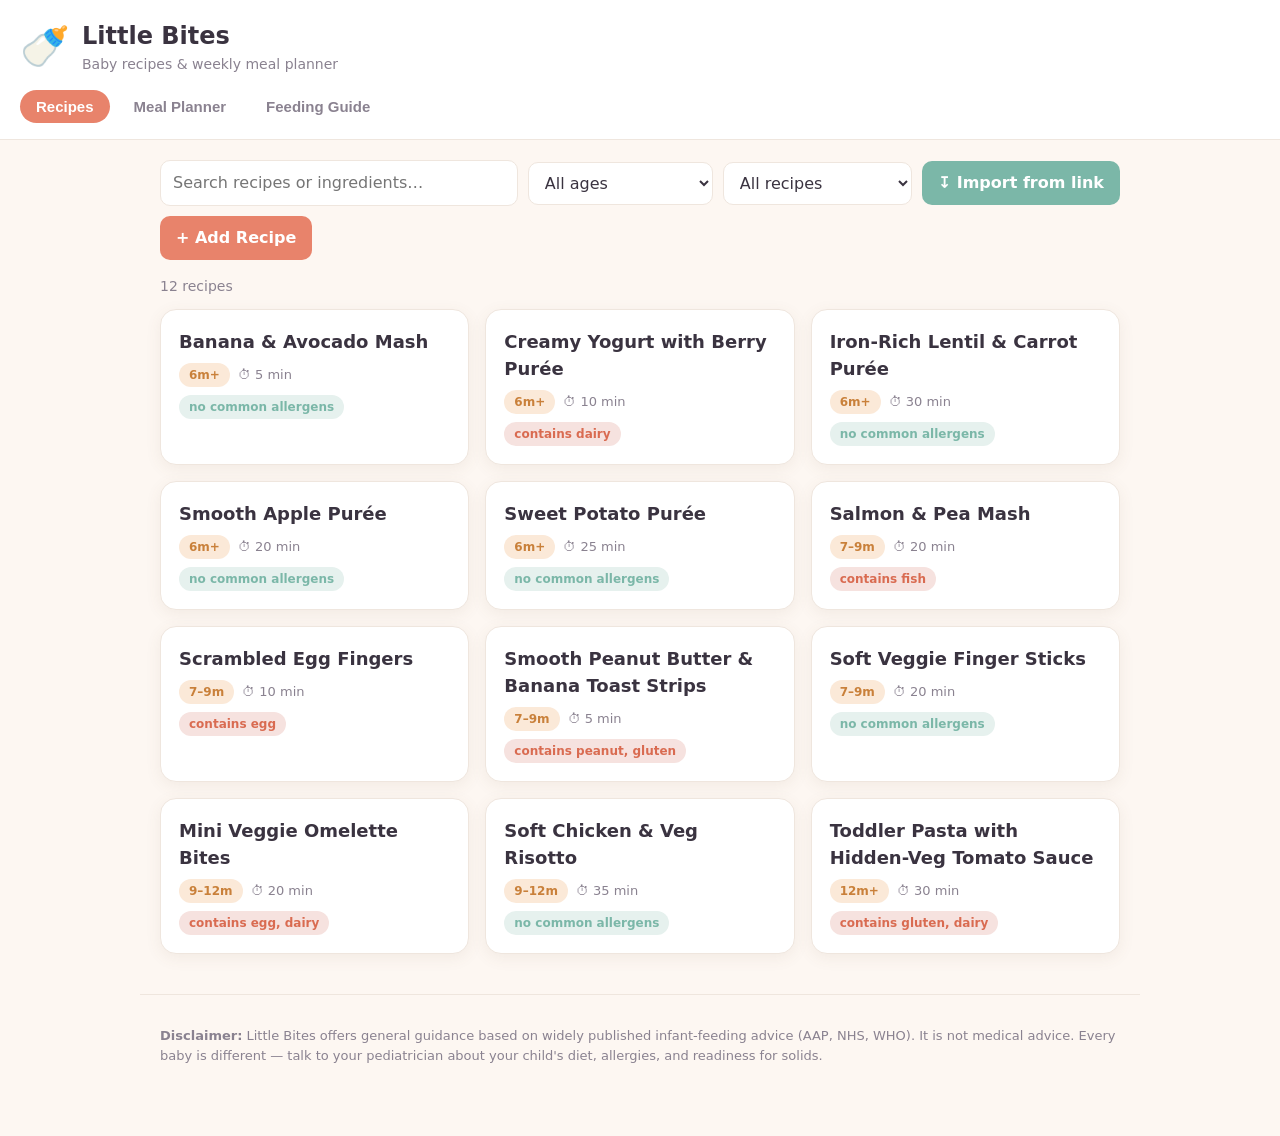
<file: index.html>
<!DOCTYPE html>
<html lang="en">
<head>
  <meta charset="UTF-8" />
  <meta name="viewport" content="width=device-width, initial-scale=1.0" />
  <title>Little Bites — Baby Recipes & Meal Planner</title>
  <link rel="stylesheet" href="styles.css" />
  <link rel="icon" href="data:image/svg+xml,<svg xmlns='http://www.w3.org/2000/svg' viewBox='0 0 100 100'><text y='.9em' font-size='90'>🍼</text></svg>" />
</head>
<body>
  <header class="app-header">
    <div class="brand">
      <span class="brand-logo">🍼</span>
      <div>
        <h1>Little Bites</h1>
        <p class="tagline">Baby recipes & weekly meal planner</p>
      </div>
    </div>
    <nav class="tabs" id="tabs">
      <button class="tab active" data-view="recipes">Recipes</button>
      <button class="tab" data-view="planner">Meal Planner</button>
      <button class="tab" data-view="safety">Feeding Guide</button>
    </nav>
  </header>

  <main class="container">

    <!-- RECIPES VIEW -->
    <section id="view-recipes" class="view active">
      <div class="toolbar">
        <input type="search" id="searchInput" class="search" placeholder="Search recipes or ingredients…" />
        <select id="ageFilter" class="select">
          <option value="">All ages</option>
        </select>
        <select id="allergenFilter" class="select">
          <option value="">All recipes</option>
          <option value="none">Allergen-free only</option>
        </select>
        <button id="importBtn" class="btn btn-accent">↧ Import from link</button>
        <button id="addRecipeBtn" class="btn btn-primary">+ Add Recipe</button>
      </div>

      <p class="result-count" id="resultCount"></p>
      <div class="recipe-grid" id="recipeGrid"></div>
      <p class="empty-state" id="emptyState" hidden>No recipes match your search. Try clearing the filters or adding a new recipe.</p>
    </section>

    <!-- PLANNER VIEW -->
    <section id="view-planner" class="view">
      <div class="toolbar planner-toolbar">
        <h2>This week's plan</h2>
        <div class="toolbar-actions">
          <button id="shoppingBtn" class="btn btn-accent">🛒 Shopping list</button>
          <button id="printPlanBtn" class="btn btn-ghost">🖨 Print plan</button>
          <button id="clearPlanBtn" class="btn btn-ghost">Clear week</button>
        </div>
      </div>
      <p class="hint">Click any empty slot to assign a recipe. Babies usually start with 1 meal a day around 6 months, building toward 3 meals plus snacks by 9–12 months.</p>
      <div class="planner" id="planner"></div>
    </section>

    <!-- SAFETY / GUIDE VIEW -->
    <section id="view-safety" class="view">
      <div class="guide" id="guideContent"></div>
    </section>

  </main>

  <!-- RECIPE DETAIL MODAL -->
  <div class="modal-backdrop" id="detailModal" hidden>
    <div class="modal" role="dialog" aria-modal="true">
      <button class="modal-close" data-close>&times;</button>
      <div id="detailContent"></div>
    </div>
  </div>

  <!-- ADD/EDIT RECIPE MODAL -->
  <div class="modal-backdrop" id="formModal" hidden>
    <div class="modal" role="dialog" aria-modal="true">
      <button class="modal-close" data-close>&times;</button>
      <h2 id="formTitle">Add Recipe</h2>
      <form id="recipeForm" class="recipe-form">
        <input type="hidden" id="recipeId" />

        <div class="photo-field">
          <div class="photo-preview" id="photoPreview" data-empty="true">
            <span>No photo</span>
          </div>
          <div class="photo-controls">
            <label class="btn btn-ghost btn-sm photo-upload">
              📷 Upload photo
              <input type="file" id="f_photo" accept="image/*" hidden />
            </label>
            <button type="button" class="btn btn-ghost btn-sm" id="removePhotoBtn" hidden>Remove photo</button>
            <input type="hidden" id="f_photo_data" />
          </div>
        </div>

        <label>Recipe name
          <input type="text" id="f_name" required maxlength="120" placeholder="e.g. Banana & Avocado Mash" />
        </label>
        <div class="form-row">
          <label>Suitable from
            <select id="f_age" required></select>
          </label>
          <label>Prep time (min)
            <input type="number" id="f_prep" min="0" max="240" value="10" />
          </label>
        </div>
        <label>Ingredients (one per line)
          <textarea id="f_ingredients" rows="5" required placeholder="1 ripe banana&#10;1/2 ripe avocado"></textarea>
        </label>
        <label>Steps (one per line)
          <textarea id="f_steps" rows="5" required placeholder="Peel and mash the banana&#10;Add avocado and mix until smooth"></textarea>
        </label>
        <label>Allergens present (comma separated, leave blank if none)
          <input type="text" id="f_allergens" placeholder="e.g. dairy, egg, gluten" />
        </label>
        <label>Source link (optional)
          <input type="url" id="f_source" placeholder="https://… (Instagram, TikTok, YouTube, blog)" />
        </label>
        <label>Notes (optional)
          <textarea id="f_notes" rows="2" placeholder="Storage, texture tips, variations…"></textarea>
        </label>
        <div class="form-actions">
          <button type="button" class="btn btn-ghost" data-close>Cancel</button>
          <button type="submit" class="btn btn-primary">Save Recipe</button>
        </div>
      </form>
    </div>
  </div>

  <!-- IMPORT FROM LINK MODAL -->
  <div class="modal-backdrop" id="importModal" hidden>
    <div class="modal" role="dialog" aria-modal="true">
      <button class="modal-close" data-close>&times;</button>
      <h2>Import from a link</h2>
      <p class="hint">Paste a recipe link from Instagram, TikTok, YouTube, Pinterest or a blog. We'll grab the title and cover image and pre-fill a new recipe — then you add the ingredients and steps from the post.</p>
      <div class="import-row">
        <input type="url" id="importUrl" class="search" placeholder="https://…" />
        <button id="importGoBtn" class="btn btn-primary">Fetch</button>
      </div>
      <p class="import-status" id="importStatus"></p>
    </div>
  </div>

  <!-- ASSIGN RECIPE TO SLOT MODAL -->
  <div class="modal-backdrop" id="assignModal" hidden>
    <div class="modal" role="dialog" aria-modal="true">
      <button class="modal-close" data-close>&times;</button>
      <h2>Assign a recipe</h2>
      <p id="assignSlotLabel" class="hint"></p>
      <input type="search" id="assignSearch" class="search" placeholder="Search recipes…" />
      <div class="assign-list" id="assignList"></div>
    </div>
  </div>

  <!-- SHOPPING LIST MODAL -->
  <div class="modal-backdrop" id="shoppingModal" hidden>
    <div class="modal" role="dialog" aria-modal="true">
      <button class="modal-close" data-close>&times;</button>
      <div class="shopping-head">
        <h2>Shopping list</h2>
        <button id="printShoppingBtn" class="btn btn-ghost btn-sm">🖨 Print</button>
      </div>
      <p class="hint" id="shoppingSummary"></p>
      <div class="shopping-list" id="shoppingList"></div>
    </div>
  </div>

  <footer class="app-footer">
    <p><strong>Disclaimer:</strong> Little Bites offers general guidance based on widely published infant-feeding advice (AAP, NHS, WHO). It is not medical advice. Every baby is different — talk to your pediatrician about your child's diet, allergies, and readiness for solids.</p>
  </footer>

  <script src="data.js"></script>
  <script src="app.js"></script>
</body>
</html>
</file>
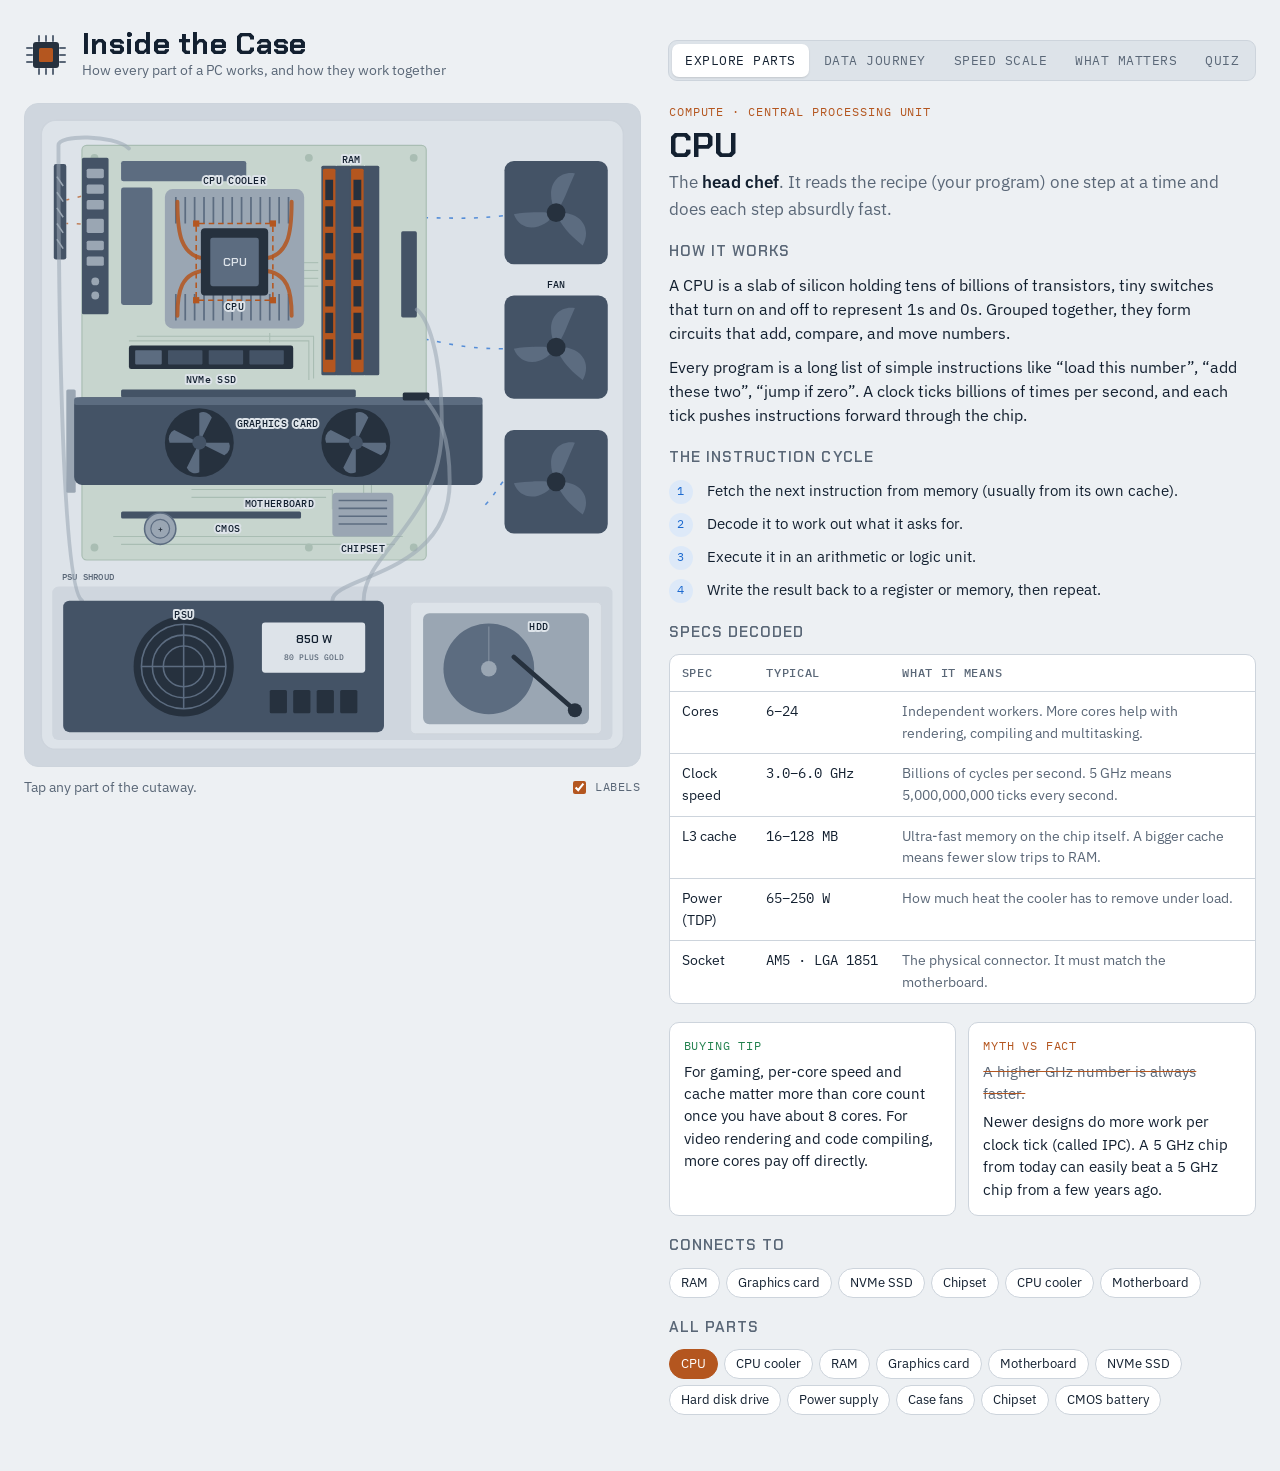
<file: pc-parts/index.html>
<!doctype html>
<html lang="en">
<head>
<meta charset="utf-8">
<meta name="viewport" content="width=device-width, initial-scale=1, viewport-fit=cover">
</head>
<body>
<title>Inside the Case</title>
<meta name="claude:viewport-fit-sides" content="cover">
<link rel="preconnect" href="https://fonts.googleapis.com">
<link rel="preconnect" href="https://fonts.gstatic.com" crossorigin>
<link rel="stylesheet" href="https://fonts.googleapis.com/css2?family=Chakra+Petch:wght@500;600;700&family=IBM+Plex+Sans:wght@400;500;600&family=IBM+Plex+Mono:wght@400;500&display=swap">
<style>
/* Layout: service-manual workbench — a cutaway schematic of the case on the left, the reference sheet for whatever you touch on the right. */
:root {
  --bg: #EDF0F3;
  --surface: #FFFFFF;
  --ink: #132030;
  --muted: #5A6777;
  --line: #CDD4DC;
  --copper: #B4561F;
  --copper-soft: #F4E3D7;
  --signal: #1C6AD0;
  --signal-soft: #DDE9F8;
  --good: #23824F;
  --bad: #B83A3A;

  --case: #DDE3E9;
  --case-deep: #CFD6DE;
  --board: #C7D5CE;
  --trace: #A9BDB3;
  --comp: #445366;
  --comp-2: #5C6C80;
  --metal: #9AA6B3;
  --chip: #26313E;
  --label-halo: #DDE3E9;

  --f-display: "Chakra Petch", "Bahnschrift", "Arial Narrow", sans-serif;
  --f-body: "IBM Plex Sans", "Segoe UI", system-ui, sans-serif;
  --f-mono: "IBM Plex Mono", ui-monospace, "SFMono-Regular", Menlo, monospace;

  --radius: 10px;
}
@media (prefers-color-scheme: dark) {
  :root:not([data-theme="light"]) {
    --bg: #0E1319; --surface: #151C24; --ink: #E5EAF0; --muted: #93A0AF; --line: #2A3542;
    --copper: #E68A50; --copper-soft: #3A2619; --signal: #5EA4FF; --signal-soft: #17283E;
    --good: #4CC583; --bad: #F07272;
    --case: #1A222C; --case-deep: #141B23; --board: #1F2E2A; --trace: #2D4640;
    --comp: #3B4A5D; --comp-2: #4C5D72; --metal: #6B7887; --chip: #0B1016; --label-halo: #1A222C;
    color-scheme: dark;
  }
}
:root[data-theme="dark"] {
  --bg: #0E1319; --surface: #151C24; --ink: #E5EAF0; --muted: #93A0AF; --line: #2A3542;
  --copper: #E68A50; --copper-soft: #3A2619; --signal: #5EA4FF; --signal-soft: #17283E;
  --good: #4CC583; --bad: #F07272;
  --case: #1A222C; --case-deep: #141B23; --board: #1F2E2A; --trace: #2D4640;
  --comp: #3B4A5D; --comp-2: #4C5D72; --metal: #6B7887; --chip: #0B1016; --label-halo: #1A222C;
  color-scheme: dark;
}

* { box-sizing: border-box; }
[hidden] { display: none !important; }
html, body { background: var(--bg); }
body {
  color: var(--ink);
  font-family: var(--f-body);
  font-size: 15px;
  line-height: 1.55;
  padding-left: max(16px, env(safe-area-inset-left, 0px));
  padding-right: max(16px, env(safe-area-inset-right, 0px));
  padding-block: 20px 48px;
}
.app { max-width: 1240px; margin: 0 auto; display: grid; grid-template-columns: minmax(0, 1fr); gap: 22px; }
.app > * { min-width: 0; }
h1, h2, h3 { font-family: var(--f-display); text-wrap: balance; margin: 0; letter-spacing: 0.01em; }
p { margin: 0; }
button { font: inherit; color: inherit; }
:focus-visible { outline: 2px solid var(--signal); outline-offset: 2px; }

/* Header */
.top { display: flex; flex-wrap: wrap; align-items: end; justify-content: space-between; gap: 16px; }
.brand { display: flex; gap: 14px; align-items: center; min-width: 0; }
.brand svg { flex: none; }
.brand h1 { font-size: 30px; font-weight: 700; line-height: 1.05; }
.brand p { color: var(--muted); font-size: 14px; }
.tabs-wrap { overflow-x: auto; max-width: 100%; min-width: 0; }
.tabs { display: inline-flex; gap: 2px; padding: 3px; background: var(--case); border: 1px solid var(--line); border-radius: 9px; }
.tab {
  border: 0; background: transparent; padding: 7px 13px; border-radius: 7px; cursor: pointer;
  font-family: var(--f-mono); font-size: 12.5px; letter-spacing: 0.04em; text-transform: uppercase; white-space: nowrap; color: var(--muted);
}
.tab:hover { color: var(--ink); }
.tab[aria-selected="true"] { background: var(--surface); color: var(--ink); box-shadow: 0 1px 2px rgba(0,0,0,.12); }

/* Stage */
.stage { display: grid; grid-template-columns: minmax(0, 1.05fr) minmax(0, 1fr); gap: 28px; align-items: start; }
.figure { position: sticky; top: calc(env(safe-area-inset-top, 0px) + 12px); display: grid; gap: 10px; min-width: 0; }
.diagram-box { background: var(--case-deep); border: 1px solid var(--line); border-radius: 14px; padding: 10px; }
svg.diagram { display: block; width: 100%; height: auto; max-height: calc(100vh - 170px); touch-action: manipulation; }
.figbar { display: flex; justify-content: space-between; align-items: center; gap: 12px; flex-wrap: wrap; }
.hoverline { font-size: 13.5px; color: var(--muted); min-height: 1.5em; min-width: 0; }
.hoverline b { color: var(--ink); font-weight: 600; }
.toggle { display: inline-flex; gap: 6px; align-items: center; font-family: var(--f-mono); font-size: 12px; color: var(--muted); cursor: pointer; text-transform: uppercase; letter-spacing: .05em; }
.toggle input { accent-color: var(--copper); }

/* Diagram parts */
.part { cursor: pointer; transition: opacity .25s ease; }
.part:hover .hl, .part:focus-visible .hl { stroke: var(--copper); stroke-width: 2.5; }
.part:focus { outline: none; }
.diagram.dim .part:not(.is-on) { opacity: .38; }
.diagram.dim .cable:not(.is-on) { opacity: .15; }
.diagram[data-mode="heat"] .part[data-score="1"] { opacity: .16; }
.diagram[data-mode="heat"] .part[data-score="2"] { opacity: .34; }
.diagram[data-mode="heat"] .part[data-score="3"] { opacity: .6; }
.diagram[data-mode="heat"] .part[data-score="4"] { opacity: .85; }
.diagram[data-mode="heat"] .part[data-score="5"] { opacity: 1; }
.cable { pointer-events: none; fill: none; stroke: var(--metal); stroke-width: 5; stroke-linecap: round; opacity: .55; transition: opacity .25s, stroke .25s; }
.cable.is-on { stroke: var(--copper); opacity: 1; }
.lbl { font-family: var(--f-mono); font-size: 13px; font-weight: 500; fill: var(--ink); paint-order: stroke; stroke: var(--label-halo); stroke-width: 5px; stroke-linejoin: round; pointer-events: none; letter-spacing: .03em; }
.labels-off .lbl { display: none; }
.frame { fill: none; stroke: var(--copper); stroke-width: 2; stroke-dasharray: 7 5; pointer-events: none; }
.tick { fill: var(--copper); pointer-events: none; }
.flow { fill: none; stroke-width: 2; stroke-dasharray: 5 11; opacity: .7; animation: flow 1.6s linear infinite; pointer-events: none; }
.flow.cool { stroke: var(--signal); }
.flow.warm { stroke: var(--copper); }
.spin { transform-box: fill-box; transform-origin: center; animation: spin 2.4s linear infinite; }
.spin.fast { animation-duration: .9s; }
.packet { fill: var(--signal); }
.packet-ring { fill: none; stroke: var(--signal); stroke-width: 2; opacity: .45; }
@keyframes flow { to { stroke-dashoffset: -32; } }
@keyframes spin { to { transform: rotate(360deg); } }
@media (prefers-reduced-motion: reduce) {
  .flow, .spin { animation: none; }
}

/* Panels */
.panel { display: grid; gap: 18px; min-width: 0; }
.eyebrow { font-family: var(--f-mono); font-size: 12px; letter-spacing: .08em; text-transform: uppercase; color: var(--copper); }
.part-head { display: grid; gap: 6px; }
.part-head h2 { font-size: 34px; font-weight: 700; line-height: 1.05; }
.analogy { font-size: 17px; color: var(--muted); max-width: 60ch; }
.analogy b { color: var(--ink); font-weight: 600; }
.section { display: grid; gap: 10px; }
.section h3 { font-size: 15px; font-weight: 600; text-transform: uppercase; letter-spacing: .07em; color: var(--muted); }
.how { display: grid; gap: 10px; max-width: 64ch; }
.how p { font-size: 15.5px; }
.steps { list-style: none; margin: 0; padding: 0; display: grid; gap: 8px; counter-reset: s; }
.steps li { display: grid; grid-template-columns: 28px 1fr; gap: 10px; align-items: start; }
.steps li::before { counter-increment: s; content: counter(s); font-family: var(--f-mono); font-size: 12px; width: 24px; height: 24px; border-radius: 50%; display: grid; place-items: center; background: var(--signal-soft); color: var(--signal); margin-top: 1px; }
.table-wrap { overflow-x: auto; border: 1px solid var(--line); border-radius: var(--radius); background: var(--surface); }
table { border-collapse: collapse; width: 100%; font-size: 14px; }
th, td { text-align: left; padding: 9px 12px; vertical-align: top; border-bottom: 1px solid var(--line); }
tr:last-child td { border-bottom: 0; }
th { font-family: var(--f-mono); font-size: 11.5px; font-weight: 500; letter-spacing: .06em; text-transform: uppercase; color: var(--muted); }
td.v { font-family: var(--f-mono); font-variant-numeric: tabular-nums; white-space: nowrap; color: var(--ink); font-size: 13.5px; }
td.m { color: var(--muted); min-width: 180px; }
.chips { display: flex; flex-wrap: wrap; gap: 6px; }
.chip {
  border: 1px solid var(--line); background: var(--surface); border-radius: 999px; padding: 4px 11px; font-size: 13px; cursor: pointer;
  display: inline-flex; gap: 6px; align-items: center;
}
.chip:hover { border-color: var(--copper); }
.chip small { color: var(--muted); font-family: var(--f-mono); font-size: 11px; }
.chip[aria-pressed="true"] { background: var(--ink); color: var(--bg); border-color: var(--ink); }
.notes { display: grid; grid-template-columns: repeat(auto-fit, minmax(220px, 1fr)); gap: 12px; }
.note { border: 1px solid var(--line); border-radius: var(--radius); padding: 14px; background: var(--surface); display: grid; gap: 6px; align-content: start; }
.note .k { font-family: var(--f-mono); font-size: 11.5px; letter-spacing: .07em; text-transform: uppercase; }
.note.tip .k { color: var(--good); }
.note.myth .k { color: var(--copper); }
.note p { font-size: 14.5px; }
.note .myth-claim { text-decoration: line-through; text-decoration-color: var(--copper); color: var(--muted); }

.parts-index { display: flex; flex-wrap: wrap; gap: 6px; }
.parts-index .chip[aria-current="true"] { background: var(--copper); border-color: var(--copper); color: #fff; }

/* Journey */
.journey-card { background: var(--surface); border: 1px solid var(--line); border-radius: 14px; padding: 20px; display: grid; gap: 14px; }
.journey-card h2 { font-size: 28px; font-weight: 700; line-height: 1.1; }
.journey-card .body { font-size: 16px; max-width: 60ch; }
.fact { font-family: var(--f-mono); font-size: 13px; color: var(--signal); background: var(--signal-soft); border-radius: 8px; padding: 8px 11px; }
.controls { display: flex; gap: 8px; align-items: center; flex-wrap: wrap; }
.btn { border: 1px solid var(--line); background: var(--surface); padding: 8px 14px; border-radius: 8px; cursor: pointer; font-size: 14px; font-weight: 500; }
.btn:hover { border-color: var(--ink); }
.btn.primary { background: var(--ink); color: var(--bg); border-color: var(--ink); }
.btn:disabled { opacity: .4; cursor: default; }
.dots { display: flex; gap: 6px; margin-left: auto; }
.dot { width: 26px; height: 6px; border-radius: 3px; background: var(--line); border: 0; cursor: pointer; padding: 0; }
.dot[aria-current="true"] { background: var(--signal); }
.timeline { list-style: none; margin: 0; padding: 0; display: grid; gap: 2px; }
.timeline button { width: 100%; text-align: left; border: 0; background: transparent; padding: 7px 10px; border-radius: 7px; cursor: pointer; display: grid; grid-template-columns: 56px 1fr; gap: 10px; font-size: 14px; color: var(--muted); }
.timeline button:hover { background: var(--case); color: var(--ink); }
.timeline button[aria-current="true"] { background: var(--signal-soft); color: var(--ink); }
.timeline .t { font-family: var(--f-mono); font-size: 12px; font-variant-numeric: tabular-nums; padding-top: 1px; }

/* Priorities */
.uses { display: flex; flex-wrap: wrap; gap: 6px; }
.prio { display: grid; gap: 4px; }
.prio-row { display: grid; grid-template-columns: 130px 1fr; gap: 12px; align-items: center; padding: 6px 0; border-bottom: 1px solid var(--line); cursor: pointer; background: none; border-left: 0; border-right: 0; border-top: 0; text-align: left; width: 100%; }
.prio-row:hover .pn { color: var(--copper); }
.pn { font-weight: 500; font-size: 14.5px; }
.pips { display: flex; gap: 4px; align-items: center; min-width: 0; }
.pip { width: 22px; height: 10px; border-radius: 2px; background: var(--line); flex: none; }
.pip.on { background: var(--copper); }
.pips .why { font-size: 13px; color: var(--muted); margin-left: 8px; min-width: 0; }
.summary { font-size: 16.5px; max-width: 62ch; }

/* Full-width views */
.wide { display: grid; gap: 20px; max-width: 980px; }
.wide h2 { font-size: 32px; font-weight: 700; line-height: 1.08; }
.lede { font-size: 16.5px; color: var(--muted); max-width: 66ch; }
.chart { background: var(--surface); border: 1px solid var(--line); border-radius: 14px; padding: 18px 20px 14px; overflow-x: auto; }
.chart-inner { min-width: 620px; display: grid; gap: 0; }
.crow { display: grid; grid-template-columns: 180px 1fr 140px; gap: 14px; align-items: center; padding: 8px 0; border-bottom: 1px solid var(--line); }
.crow:last-of-type { border-bottom: 0; }
.crow .name { font-weight: 500; font-size: 14.5px; }
.crow .name small { display: block; font-family: var(--f-mono); font-size: 12px; color: var(--muted); font-weight: 400; font-variant-numeric: tabular-nums; }
.track { position: relative; height: 22px; }
.track .grid { position: absolute; top: -8px; bottom: -8px; width: 1px; background: var(--line); }
.bar { position: absolute; left: 0; top: 4px; height: 14px; border-radius: 0 3px 3px 0; background: var(--signal); min-width: 4px; }
.bar.slow { background: var(--copper); }
.bar::after { content: ""; position: absolute; right: -4px; top: -3px; width: 8px; height: 20px; border-radius: 2px; background: inherit; }
.human { font-family: var(--f-mono); font-size: 13.5px; font-variant-numeric: tabular-nums; text-align: right; }
.axis { display: grid; grid-template-columns: 180px 1fr 140px; gap: 14px; padding-top: 6px; }
.axis .scale { position: relative; height: 18px; }
.axis .scale span { position: absolute; transform: translateX(-50%); font-family: var(--f-mono); font-size: 11px; color: var(--muted); white-space: nowrap; }
.footnote { font-size: 13px; color: var(--muted); max-width: 72ch; }

/* Quiz */
.quiz { background: var(--surface); border: 1px solid var(--line); border-radius: 14px; padding: 22px; display: grid; gap: 16px; max-width: 760px; }
.qmeta { display: flex; justify-content: space-between; gap: 10px; font-family: var(--f-mono); font-size: 12.5px; color: var(--muted); text-transform: uppercase; letter-spacing: .06em; }
.progress { height: 4px; background: var(--line); border-radius: 2px; overflow: hidden; }
.progress div { height: 100%; background: var(--copper); transition: width .3s; }
.quiz h3 { font-size: 22px; font-weight: 600; line-height: 1.25; }
.opts { display: grid; gap: 8px; }
.opt { text-align: left; border: 1px solid var(--line); background: var(--bg); border-radius: 9px; padding: 11px 14px; cursor: pointer; font-size: 15px; display: grid; grid-template-columns: 26px 1fr; gap: 8px; }
.opt .letter { font-family: var(--f-mono); color: var(--muted); }
.opt:hover:not(:disabled) { border-color: var(--ink); }
.opt:disabled { cursor: default; }
.opt.right { border-color: var(--good); background: color-mix(in srgb, var(--good) 12%, var(--surface)); }
.opt.wrong { border-color: var(--bad); background: color-mix(in srgb, var(--bad) 10%, var(--surface)); }
.explain { border-left: 3px solid var(--signal); padding: 4px 0 4px 12px; font-size: 15px; }
.explain b { font-weight: 600; }
.score-big { font-family: var(--f-display); font-size: 56px; font-weight: 700; line-height: 1; }

@media (max-width: 900px) {
  .stage { grid-template-columns: minmax(0, 1fr); }
  .figure { position: static; }
  svg.diagram { max-height: 62vh; }
}
@media (max-width: 520px) {
  .brand h1 { font-size: 25px; }
  .part-head h2 { font-size: 28px; }
  .prio-row { grid-template-columns: 100px 1fr; }
  .pips .why { display: none; }
  .journey-card { padding: 16px; }
  .quiz { padding: 16px; }
}
</style>

<div class="app">
  <header class="top">
    <div class="brand">
      <svg width="44" height="44" viewBox="0 0 44 44" aria-hidden="true">
        <rect x="9" y="9" width="26" height="26" rx="3" fill="var(--chip)"/>
        <rect x="15" y="15" width="14" height="14" rx="1.5" fill="var(--copper)"/>
        <g stroke="var(--muted)" stroke-width="2" stroke-linecap="round">
          <path d="M15 3v5M22 3v5M29 3v5M15 36v5M22 36v5M29 36v5M3 15h5M3 22h5M3 29h5M36 15h5M36 22h5M36 29h5"/>
        </g>
      </svg>
      <div>
        <h1>Inside the Case</h1>
        <p>How every part of a PC works, and how they work together</p>
      </div>
    </div>
    <div class="tabs-wrap">
      <nav class="tabs" role="tablist" aria-label="Sections">
        <button class="tab" role="tab" data-view="explore" aria-selected="true">Explore parts</button>
        <button class="tab" role="tab" data-view="journey" aria-selected="false">Data journey</button>
        <button class="tab" role="tab" data-view="speed" aria-selected="false">Speed scale</button>
        <button class="tab" role="tab" data-view="priorities" aria-selected="false">What matters</button>
        <button class="tab" role="tab" data-view="quiz" aria-selected="false">Quiz</button>
      </nav>
    </div>
  </header>

  <main>
    <section class="stage" id="stage">
      <div class="figure">
        <div class="diagram-box">
          <svg class="diagram" id="diagram" viewBox="0 0 760 820" role="group" aria-label="Cutaway of a desktop PC. Select a part to learn how it works.">
            <!-- case shell -->
            <rect x="8" y="8" width="744" height="804" rx="18" fill="var(--case)" stroke="var(--line)" stroke-width="2"/>
            <rect x="22" y="604" width="716" height="196" rx="8" fill="var(--case-deep)"/>
            <text x="34" y="596" class="lbl" style="font-size:11px;fill:var(--muted)">PSU SHROUD</text>

            <!-- airflow -->
            <path class="flow cool" d="M598 130 C520 140, 470 120, 360 150"/>
            <path class="flow cool" d="M598 300 C540 300, 520 290, 480 285"/>
            <path class="flow cool" d="M598 470 C590 480, 585 490, 575 500"/>
            <path class="flow warm" d="M170 90 C120 90, 80 100, 40 110"/>
            <path class="flow warm" d="M170 150 C120 150, 80 140, 40 140"/>

            <!-- motherboard -->
            <g class="part" data-part="motherboard" tabindex="0" role="button" aria-label="Motherboard">
              <rect class="hl" x="60" y="40" width="440" height="530" rx="6" fill="var(--board)" stroke="var(--trace)" stroke-width="1.5"/>
              <g stroke="var(--trace)" stroke-width="1.4" fill="none">
                <path d="M120 290 H350 V340"/><path d="M130 284 H356 V338"/>
                <path d="M340 190 H362"/><path d="M340 200 H362"/><path d="M340 210 H362"/><path d="M340 220 H362"/>
                <path d="M300 280 V292"/><path d="M420 470 V488"/><path d="M430 470 V488"/>
                <path d="M200 480 H380 V505"/><path d="M200 490 H372"/>
                <path d="M100 540 H470"/><path d="M110 550 H460"/>
              </g>
              <g fill="var(--trace)">
                <circle cx="76" cy="56" r="5"/><circle cx="484" cy="56" r="5"/><circle cx="76" cy="554" r="5"/><circle cx="484" cy="554" r="5"/><circle cx="350" cy="56" r="5"/><circle cx="350" cy="554" r="5"/>
              </g>
              <!-- rear I/O -->
              <rect id="io" x="60" y="56" width="34" height="200" rx="2" fill="var(--comp)"/>
              <g fill="var(--metal)"><rect x="66" y="70" width="22" height="12" rx="2"/><rect x="66" y="90" width="22" height="12" rx="2"/><rect x="66" y="110" width="22" height="12" rx="2"/><rect x="66" y="134" width="22" height="18" rx="2"/><rect x="66" y="162" width="22" height="12" rx="2"/><rect x="66" y="182" width="22" height="12" rx="2"/><circle cx="77" cy="214" r="5"/><circle cx="77" cy="232" r="5"/></g>
              <!-- VRM heatsinks -->
              <rect x="110" y="60" width="160" height="26" rx="3" fill="var(--comp-2)"/>
              <rect x="110" y="94" width="40" height="150" rx="3" fill="var(--comp-2)"/>
              <!-- DIMM slots -->
              <g fill="var(--comp)"><rect x="366" y="66" width="20" height="268" rx="2"/><rect x="384" y="66" width="20" height="268" rx="2"/><rect x="402" y="66" width="20" height="268" rx="2"/><rect x="420" y="66" width="20" height="268" rx="2"/></g>
              <!-- 24-pin -->
              <rect id="atx24" x="468" y="150" width="20" height="110" rx="2" fill="var(--comp)"/>
              <!-- PCIe slots -->
              <rect x="110" y="352" width="300" height="10" rx="2" fill="var(--comp)"/>
              <rect x="110" y="508" width="230" height="9" rx="2" fill="var(--comp)"/>
              <!-- SATA ports -->
              <g fill="var(--comp)"><rect x="476" y="420" width="16" height="12" rx="1"/><rect x="476" y="438" width="16" height="12" rx="1"/><rect x="476" y="456" width="16" height="12" rx="1"/></g>
            </g>

            <!-- chipset -->
            <g class="part" data-part="chipset" tabindex="0" role="button" aria-label="Chipset">
              <rect class="hl" x="380" y="484" width="78" height="56" rx="5" fill="var(--metal)"/>
              <g stroke="var(--comp-2)" stroke-width="2"><path d="M388 494 H450"/><path d="M388 504 H450"/><path d="M388 514 H450"/><path d="M388 524 H450"/></g>
            </g>

            <!-- CMOS battery -->
            <g class="part" data-part="cmos" tabindex="0" role="button" aria-label="CMOS battery">
              <circle class="hl" cx="160" cy="530" r="20" fill="var(--metal)" stroke="var(--comp-2)" stroke-width="2"/>
              <circle cx="160" cy="530" r="12" fill="none" stroke="var(--comp-2)" stroke-width="1.5"/>
              <text x="160" y="534" text-anchor="middle" style="font: 600 10px var(--f-mono); fill: var(--chip)">+</text>
            </g>

            <!-- CPU cooler -->
            <g class="part" data-part="cooler" tabindex="0" role="button" aria-label="CPU cooler">
              <rect class="hl" x="166" y="96" width="178" height="178" rx="10" fill="var(--metal)"/>
              <g stroke="var(--comp-2)" stroke-width="2.2">
                <path d="M180 106 V140M192 106 V140M204 106 V140M216 106 V140M228 106 V140M240 106 V140M252 106 V140M264 106 V140M276 106 V140M288 106 V140M300 106 V140M312 106 V140M324 106 V140"/>
                <path d="M180 230 V264M192 230 V264M204 230 V264M216 230 V264M228 230 V264M240 230 V264M252 230 V264M264 230 V264M276 230 V264M288 230 V264M300 230 V264M312 230 V264M324 230 V264"/>
              </g>
              <g stroke="var(--copper)" stroke-width="5" stroke-linecap="round" fill="none" opacity=".85">
                <path d="M222 185 C185 185, 182 150, 182 112"/><path d="M288 185 C325 185, 328 150, 328 112"/>
                <path d="M222 200 C185 200, 182 230, 182 258"/><path d="M288 200 C325 200, 328 230, 328 258"/>
              </g>
            </g>

            <!-- CPU -->
            <g class="part" data-part="cpu" tabindex="0" role="button" aria-label="CPU">
              <rect class="hl" x="212" y="146" width="86" height="86" rx="5" fill="var(--chip)"/>
              <rect x="224" y="158" width="62" height="62" rx="3" fill="var(--comp-2)"/>
              <text x="255" y="194" text-anchor="middle" style="font: 600 15px var(--f-display); fill: var(--case)">CPU</text>
            </g>

            <!-- RAM -->
            <g class="part" data-part="ram" tabindex="0" role="button" aria-label="RAM">
              <rect class="hl" x="368" y="70" width="16" height="260" rx="2" fill="var(--copper)"/>
              <rect class="hl" x="404" y="70" width="16" height="260" rx="2" fill="var(--copper)"/>
              <g fill="var(--chip)">
                <rect x="371" y="84" width="10" height="26"/><rect x="371" y="118" width="10" height="26"/><rect x="371" y="152" width="10" height="26"/><rect x="371" y="186" width="10" height="26"/><rect x="371" y="220" width="10" height="26"/><rect x="371" y="254" width="10" height="26"/><rect x="371" y="288" width="10" height="26"/>
                <rect x="407" y="84" width="10" height="26"/><rect x="407" y="118" width="10" height="26"/><rect x="407" y="152" width="10" height="26"/><rect x="407" y="186" width="10" height="26"/><rect x="407" y="220" width="10" height="26"/><rect x="407" y="254" width="10" height="26"/><rect x="407" y="288" width="10" height="26"/>
              </g>
            </g>

            <!-- NVMe SSD -->
            <g class="part" data-part="ssd" tabindex="0" role="button" aria-label="NVMe SSD">
              <rect class="hl" x="120" y="296" width="210" height="30" rx="3" fill="var(--chip)"/>
              <rect x="128" y="302" width="34" height="18" rx="1" fill="var(--comp-2)"/>
              <rect x="170" y="302" width="44" height="18" rx="1" fill="var(--comp)"/>
              <rect x="222" y="302" width="44" height="18" rx="1" fill="var(--comp)"/>
              <rect x="274" y="302" width="44" height="18" rx="1" fill="var(--comp)"/>
            </g>

            <!-- GPU -->
            <g class="part" data-part="gpu" tabindex="0" role="button" aria-label="Graphics card">
              <rect id="gpu-out" x="40" y="352" width="12" height="132" rx="2" fill="var(--metal)"/>
              <rect class="hl" x="50" y="362" width="522" height="112" rx="10" fill="var(--comp)"/>
              <rect x="50" y="362" width="522" height="10" rx="4" fill="var(--comp-2)"/>
              <rect id="gpu-pwr" x="470" y="356" width="34" height="10" rx="2" fill="var(--chip)"/>
              <g>
                <circle cx="210" cy="420" r="44" fill="var(--chip)"/>
                <g class="spin fast"><circle cx="210" cy="420" r="40" fill="none"/>
                  <path d="M210 420 L210 382 A12 12 0 0 1 226 388 Z M210 420 L248 420 A12 12 0 0 1 242 436 Z M210 420 L210 458 A12 12 0 0 1 194 452 Z M210 420 L172 420 A12 12 0 0 1 178 404 Z" fill="var(--comp-2)"/></g>
                <circle cx="210" cy="420" r="9" fill="var(--comp)"/>
                <circle cx="410" cy="420" r="44" fill="var(--chip)"/>
                <g class="spin fast"><circle cx="410" cy="420" r="40" fill="none"/>
                  <path d="M410 420 L410 382 A12 12 0 0 1 426 388 Z M410 420 L448 420 A12 12 0 0 1 442 436 Z M410 420 L410 458 A12 12 0 0 1 394 452 Z M410 420 L372 420 A12 12 0 0 1 378 404 Z" fill="var(--comp-2)"/></g>
                <circle cx="410" cy="420" r="9" fill="var(--comp)"/>
              </g>
            </g>

            <!-- fans (front intake + rear exhaust) -->
            <g class="part" data-part="fans" tabindex="0" role="button" aria-label="Case fans">
              <rect class="hl" x="24" y="64" width="16" height="122" rx="3" fill="var(--comp)"/>
              <g stroke="var(--metal)" stroke-width="2"><path d="M28 80 L36 92M28 100 L36 112M28 120 L36 132M28 140 L36 152M28 160 L36 172"/></g>
              <g>
                <rect class="hl" x="600" y="60" width="132" height="132" rx="12" fill="var(--comp)"/>
                <g class="spin"><circle cx="666" cy="126" r="58" fill="none"/>
                  <path d="M666 126 C650 96, 666 72, 690 76 C680 98, 676 112, 666 126 Z M666 126 C698 124, 712 146, 700 168 C682 154, 672 142, 666 126 Z M666 126 C648 152, 620 150, 612 128 C636 124, 652 126, 666 126 Z" fill="var(--comp-2)"/></g>
                <circle cx="666" cy="126" r="12" fill="var(--chip)"/>
              </g>
              <g>
                <rect class="hl" x="600" y="232" width="132" height="132" rx="12" fill="var(--comp)"/>
                <g class="spin"><circle cx="666" cy="298" r="58" fill="none"/>
                  <path d="M666 298 C650 268, 666 244, 690 248 C680 270, 676 284, 666 298 Z M666 298 C698 296, 712 318, 700 340 C682 326, 672 314, 666 298 Z M666 298 C648 324, 620 322, 612 300 C636 296, 652 298, 666 298 Z" fill="var(--comp-2)"/></g>
                <circle cx="666" cy="298" r="12" fill="var(--chip)"/>
              </g>
              <g>
                <rect class="hl" x="600" y="404" width="132" height="132" rx="12" fill="var(--comp)"/>
                <g class="spin"><circle cx="666" cy="470" r="58" fill="none"/>
                  <path d="M666 470 C650 440, 666 416, 690 420 C680 442, 676 456, 666 470 Z M666 470 C698 468, 712 490, 700 512 C682 498, 672 486, 666 470 Z M666 470 C648 496, 620 494, 612 472 C636 468, 652 470, 666 470 Z" fill="var(--comp-2)"/></g>
                <circle cx="666" cy="470" r="12" fill="var(--chip)"/>
              </g>
            </g>

            <!-- power cables (behind the parts, drawn as overlays for the journey) -->
            <path class="cable" id="cable-24" d="M420 622 C420 560, 520 520, 520 400 C520 300, 500 260, 488 250"/>
            <path class="cable" id="cable-gpu" d="M380 622 C380 590, 530 590, 530 470 C530 400, 510 380, 500 366"/>
            <path class="cable" id="cable-eps" d="M60 622 C30 600, 30 120, 30 40 C30 26, 100 26, 120 44"/>

            <!-- PSU -->
            <g class="part" data-part="psu" tabindex="0" role="button" aria-label="Power supply">
              <rect class="hl" x="36" y="622" width="410" height="168" rx="8" fill="var(--comp)"/>
              <circle cx="190" cy="706" r="64" fill="var(--chip)"/>
              <g fill="none" stroke="var(--comp-2)" stroke-width="2"><circle cx="190" cy="706" r="54"/><circle cx="190" cy="706" r="40"/><circle cx="190" cy="706" r="26"/><path d="M136 706 H244M190 652 V760"/></g>
              <rect x="290" y="650" width="132" height="64" rx="4" fill="var(--case)"/>
              <text x="356" y="676" text-anchor="middle" style="font: 600 15px var(--f-display); fill: var(--ink)">850 W</text>
              <text x="356" y="698" text-anchor="middle" style="font: 500 10.5px var(--f-mono); fill: var(--muted)">80 PLUS GOLD</text>
              <g fill="var(--chip)"><rect x="300" y="736" width="22" height="30" rx="2"/><rect x="330" y="736" width="22" height="30" rx="2"/><rect x="360" y="736" width="22" height="30" rx="2"/><rect x="390" y="736" width="22" height="30" rx="2"/></g>
            </g>

            <!-- HDD -->
            <g class="part" data-part="hdd" tabindex="0" role="button" aria-label="Hard disk drive">
              <rect x="480" y="624" width="244" height="168" rx="6" fill="var(--case)" stroke="var(--line)"/>
              <rect class="hl" x="496" y="638" width="212" height="142" rx="8" fill="var(--metal)"/>
              <circle cx="580" cy="709" r="58" fill="var(--comp-2)"/>
              <g class="spin fast"><circle cx="580" cy="709" r="58" fill="none"/><path d="M580 709 L580 655" stroke="var(--metal)" stroke-width="1.5" opacity=".6"/></g>
              <circle cx="580" cy="709" r="10" fill="var(--metal)"/>
              <path d="M690 762 L612 694" stroke="var(--chip)" stroke-width="6" stroke-linecap="round"/>
              <circle cx="690" cy="762" r="9" fill="var(--chip)"/>
            </g>

            <!-- labels -->
            <g class="labels">
              <text class="lbl" x="255" y="90" text-anchor="middle">CPU COOLER</text>
              <text class="lbl" x="255" y="250" text-anchor="middle">CPU</text>
              <text class="lbl" x="404" y="62" text-anchor="middle">RAM</text>
              <text class="lbl" x="225" y="344" text-anchor="middle">NVMe SSD</text>
              <text class="lbl" x="310" y="400" text-anchor="middle">GRAPHICS CARD</text>
              <text class="lbl" x="419" y="560" text-anchor="middle">CHIPSET</text>
              <text class="lbl" x="230" y="534">CMOS</text>
              <text class="lbl" x="268" y="502">MOTHERBOARD</text>
              <text class="lbl" x="666" y="222" text-anchor="middle">FAN</text>
              <text class="lbl" x="190" y="644" text-anchor="middle">PSU</text>
              <text class="lbl" x="644" y="660" text-anchor="middle">HDD</text>
            </g>

            <g id="frames"></g>
            <g id="packet-layer"></g>
          </svg>
        </div>
        <div class="figbar">
          <p class="hoverline" id="hoverline">Tap any part of the cutaway.</p>
          <label class="toggle" for="labels-toggle"><input type="checkbox" id="labels-toggle" checked> Labels</label>
        </div>
      </div>

      <!-- Explore -->
      <div class="panel" id="panel-explore"></div>

      <!-- Journey -->
      <div class="panel" id="panel-journey" hidden></div>

      <!-- Priorities -->
      <div class="panel" id="panel-priorities" hidden></div>
    </section>

    <!-- Speed -->
    <section class="wide" id="view-speed" hidden></section>

    <!-- Quiz -->
    <section class="wide" id="view-quiz" hidden></section>
  </main>
</div>

<script>
(function () {
  "use strict";

  /* ---------------- Content ---------------- */
  const PARTS = {
    cpu: {
      name: "CPU", full: "Central Processing Unit", group: "Compute",
      analogy: "The <b>head chef</b>. It reads the recipe (your program) one step at a time and does each step absurdly fast.",
      how: [
        "A CPU is a slab of silicon holding tens of billions of transistors, tiny switches that turn on and off to represent 1s and 0s. Grouped together, they form circuits that add, compare, and move numbers.",
        "Every program is a long list of simple instructions like “load this number”, “add these two”, “jump if zero”. A clock ticks billions of times per second, and each tick pushes instructions forward through the chip."
      ],
      steps: ["Fetch the next instruction from memory (usually from its own cache).", "Decode it to work out what it asks for.", "Execute it in an arithmetic or logic unit.", "Write the result back to a register or memory, then repeat."],
      stepsTitle: "The instruction cycle",
      specs: [
        ["Cores", "6–24", "Independent workers. More cores help with rendering, compiling and multitasking."],
        ["Clock speed", "3.0–6.0 GHz", "Billions of cycles per second. 5 GHz means 5,000,000,000 ticks every second."],
        ["L3 cache", "16–128 MB", "Ultra-fast memory on the chip itself. A bigger cache means fewer slow trips to RAM."],
        ["Power (TDP)", "65–250 W", "How much heat the cooler has to remove under load."],
        ["Socket", "AM5 · LGA 1851", "The physical connector. It must match the motherboard."]
      ],
      tip: "For gaming, per-core speed and cache matter more than core count once you have about 8 cores. For video rendering and code compiling, more cores pay off directly.",
      myth: ["A higher GHz number is always faster.", "Newer designs do more work per clock tick (called IPC). A 5 GHz chip from today can easily beat a 5 GHz chip from a few years ago."],
      links: ["ram", "gpu", "ssd", "chipset", "cooler", "motherboard"]
    },
    cooler: {
      name: "CPU cooler", full: "Heatsink, heat pipes and fan", group: "Cooling",
      analogy: "A <b>radiator for the chip</b>. It drags heat out of the CPU and spreads it over a huge metal surface where air can carry it away.",
      how: [
        "Almost every watt a CPU uses turns into heat, all of it concentrated in a chip the size of a postage stamp. Without a cooler it would hit its safety limit within seconds and slow itself down (throttle).",
        "A thin layer of thermal paste fills the microscopic gaps between the CPU's metal lid and the cooler's base, since air trapped there is a terrible conductor."
      ],
      steps: ["Heat flows from the CPU into the cooler's copper base.", "Copper heat pipes hold a little liquid at low pressure. It boils at the hot end, even at 40 °C.", "The vapour rushes to the cool fins, condenses, and releases its heat.", "The liquid wicks back to the base, and a fan blows air through the fins."],
      stepsTitle: "Inside a heat pipe",
      specs: [
        ["Type", "Air tower · AIO liquid", "AIO coolers pump liquid to a radiator. Air towers use heat pipes and fins."],
        ["Fan size", "120 · 140 mm", "Bigger fans move the same air at lower, quieter speeds."],
        ["Radiator", "240 · 280 · 360 mm", "For AIOs, a longer radiator means more surface area."],
        ["Safe limit", "≈ 95–105 °C", "The temperature at which CPUs start throttling to protect themselves."],
        ["Noise", "20–40 dBA", "20 dBA is a whisper. 40 dBA is a quiet library."]
      ],
      tip: "Use a pea-sized dot of thermal paste in the centre. Mounting pressure spreads it evenly. More paste doesn't cool better.",
      myth: ["Liquid cooling always runs cooler than air.", "A good dual-tower air cooler matches most 240 mm AIOs, with no pump to wear out."],
      links: ["cpu", "fans"]
    },
    ram: {
      name: "RAM", full: "Random Access Memory (DDR5)", group: "Memory",
      analogy: "The chef's <b>countertop</b>. Everything you're working on right now sits within arm's reach. Clear the counter and it's gone.",
      how: [
        "Each bit in RAM is stored as a tiny electrical charge in a capacitor, guarded by one transistor. Charged means 1, empty means 0. Billions of these cells sit in grids of rows and columns.",
        "The charge leaks away, so the memory refreshes every row every few tens of milliseconds. That's why RAM is volatile: cut the power and everything disappears. Programs are loaded from storage into RAM because RAM is roughly a thousand times quicker to reach."
      ],
      specs: [
        ["Capacity", "16–64 GB", "How much can be open at once. 32 GB is comfortable for gaming plus a browser."],
        ["Speed", "DDR5-6000", "6,000 million transfers per second, per pin."],
        ["Latency", "CL30", "Clock cycles before data comes back after a request. Lower is better."],
        ["Bandwidth", "≈ 96 GB/s", "Dual-channel DDR5-6000: 6,000 MT/s × 8 bytes × 2 channels."],
        ["Channels", "Dual", "Two sticks let the CPU talk to two memory lanes at once."]
      ],
      tip: "Install two sticks in the slots your manual marks (usually A2 and B2), then turn on EXPO or XMP in the BIOS. Without it, RAM runs at a slower default speed.",
      myth: ["More RAM makes a PC faster.", "Extra RAM only helps if you were running out. Past that, it sits empty. Speed and latency matter more."],
      links: ["cpu", "motherboard", "ssd"]
    },
    gpu: {
      name: "Graphics card", full: "GPU · Graphics Processing Unit", group: "Compute",
      analogy: "A <b>stadium full of painters</b>. Each one only knows simple brushstrokes, but there are thousands of them working on the same picture at once.",
      how: [
        "A 4K screen has 8.3 million pixels and each one needs its colour worked out, often 60 to 240 times a second. Each pixel's maths is mostly independent of its neighbours, so instead of a few fast cores like a CPU, a GPU has thousands of simpler cores working in parallel.",
        "The card has its own memory (VRAM) right next to the chip, holding textures, 3D models and the frame being drawn. The same parallel design is why GPUs run AI models: neural networks are mostly huge grids of multiplications."
      ],
      steps: ["The CPU sends draw commands: which objects, where, from which camera.", "The GPU transforms each 3D vertex into a position on screen.", "Rasterising turns triangles into the pixels they cover.", "Shaders compute lighting and colour for every pixel, then the frame goes to the monitor."],
      stepsTitle: "Drawing one frame",
      specs: [
        ["VRAM", "8–32 GB", "GDDR6 or GDDR7. Holds textures. Running out causes stutter."],
        ["Shader cores", "2,000–21,000+", "The parallel workers. Brands call them CUDA cores or stream processors."],
        ["Power", "120–575 W", "Often the hungriest part. High-end cards use a 12V-2x6 connector."],
        ["Interface", "PCIe 5.0 x16", "16 lanes to the CPU, about 64 GB/s each way."],
        ["Frame budget", "6.9 ms @ 144 Hz", "1,000 ms ÷ 144 frames. Miss it and the frame rate drops."]
      ],
      tip: "Match the card to your monitor. 1080p gaming needs far less than 1440p at high refresh rates or 4K. Check the card's length against your case.",
      myth: ["More VRAM means a faster card.", "VRAM is capacity, not speed. A card with 16 GB can be slower than one with 12 GB. You only need enough to avoid running out."],
      links: ["cpu", "psu", "motherboard", "fans"]
    },
    motherboard: {
      name: "Motherboard", full: "Mainboard / logic board", group: "Foundation",
      analogy: "The <b>city's road network</b>. Every part plugs into it, and it carries power and data between all of them.",
      how: [
        "It's a printed circuit board of 6 to 10 stacked layers of fibreglass, each etched with copper traces, the roads that signals travel on. High-speed lines like PCIe and memory traces are routed to exact lengths so signals arrive in sync.",
        "Around the CPU socket, the VRM (voltage regulator module) converts the PSU's 12 volts into the roughly 1.1 V the CPU needs, adjusting thousands of times a second. A firmware chip holds the UEFI/BIOS, the first code that runs at power-on: it checks the hardware and hands off to your operating system."
      ],
      specs: [
        ["Form factor", "ATX · mATX · ITX", "305×244 mm, 244×244 mm, 170×170 mm. Must fit your case."],
        ["Socket", "AM5 · LGA 1851", "Decides which CPUs fit."],
        ["Chipset", "B / X / Z series", "Decides extra lanes, overclocking and USB counts."],
        ["M.2 slots", "2–5", "How many NVMe SSDs you can mount directly."],
        ["VRM", "8–20+ phases", "More phases share the load and run cooler for high-power CPUs."]
      ],
      tip: "Pick by features you'll actually use: enough M.2 slots, the USB ports you need, Wi-Fi if you don't have ethernet. A pricier board rarely adds speed.",
      myth: ["An expensive motherboard gives more FPS.", "With the same CPU, RAM and GPU, performance is nearly identical across boards. The extra money buys features and power headroom."],
      links: ["cpu", "ram", "gpu", "ssd", "chipset", "cmos", "psu"]
    },
    ssd: {
      name: "NVMe SSD", full: "Solid-state drive, M.2 form factor", group: "Storage",
      analogy: "The <b>pantry</b>. Everything is kept here permanently. It's much slower to reach than the countertop, but nothing is lost when the lights go off.",
      how: [
        "SSDs store data in NAND flash. Each cell traps electrons in an insulated layer, and the amount of trapped charge encodes bits. TLC cells store 3 bits by telling 8 charge levels apart; QLC stores 4 bits with 16 levels.",
        "There are no moving parts, so any piece of data can be reached in tens of microseconds. A controller chip spreads writes across all the cells (wear levelling), because each cell survives only a limited number of erase cycles. NVMe drives talk to the CPU directly over 4 PCIe lanes."
      ],
      specs: [
        ["Capacity", "1–4 TB", "Modern games often take 100 GB or more each."],
        ["Read speed", "3,500 / 7,000 / 14,000 MB/s", "Typical for PCIe Gen 3, Gen 4 and Gen 5 drives."],
        ["Endurance", "≈ 600 TBW per TB", "Terabytes you can write before wear-out. Decades of normal use."],
        ["Size", "M.2 2280", "22 mm wide, 80 mm long. The most common stick size."],
        ["Access time", "≈ 50 µs", "About 150 times quicker than a hard drive."]
      ],
      tip: "Put your operating system and games on an NVMe SSD. A Gen 4 drive is the value sweet spot. Gen 5 only helps with very large file copies.",
      myth: ["A Gen 5 SSD makes games load twice as fast.", "Load times barely change past Gen 3. The CPU has to unpack the data, and that becomes the bottleneck."],
      links: ["cpu", "ram", "motherboard"]
    },
    hdd: {
      name: "Hard disk drive", full: "HDD · spinning magnetic storage", group: "Storage",
      analogy: "A <b>record player that can write</b>. A needle-like head swings across spinning discs to find your data.",
      how: [
        "Inside are glass or aluminium platters coated with a magnetic film, spinning at 7,200 RPM, 120 times a second. Bits are tiny regions magnetised one way or the other.",
        "A read/write head on a swinging arm flies a few nanometres above the surface on a cushion of air, closer than a fingerprint is thick. To fetch data, the arm swings to the right track and waits for the right spot to spin underneath. That mechanical wait is why HDDs are slow at random access."
      ],
      specs: [
        ["Capacity", "4–30+ TB", "The cheapest storage per terabyte by far."],
        ["Spindle speed", "5,400 · 7,200 RPM", "Faster spin means less waiting for the data to come round."],
        ["Sequential speed", "150–280 MB/s", "Fine for big files read in order."],
        ["Seek time", "≈ 8–10 ms", "The time to swing the arm and find data. About 160× slower than an SSD."],
        ["Interface", "SATA III", "6 Gb/s, connected through the chipset."]
      ],
      tip: "Use hard drives for backups, photo archives and media libraries, never for your operating system. Don't move a PC while a hard drive is spinning.",
      myth: ["Hard drives are obsolete.", "For bulk storage they still cost a fraction of an SSD per terabyte, which is why data centres use millions of them."],
      links: ["chipset", "psu", "motherboard"]
    },
    psu: {
      name: "Power supply", full: "PSU · switched-mode power supply", group: "Power",
      analogy: "The <b>building's electrical substation</b>. It takes rough, high-voltage power from the wall and turns it into steady, low voltages the parts can use.",
      how: [
        "Wall power is AC at 120 or 230 volts, flipping direction 50 or 60 times a second. PC parts need smooth DC at 12 V, 5 V and 3.3 V. Most of the load, CPU and GPU included, runs on 12 V.",
        "Every watt lost in conversion becomes heat, which is why efficiency ratings matter."
      ],
      steps: ["Rectify the incoming AC into high-voltage DC.", "Switch it on and off tens of thousands of times a second.", "A small transformer steps that high-frequency power down safely.", "Rectify and filter again into clean 12 V, 5 V and 3.3 V rails."],
      stepsTitle: "AC to DC in four stages",
      specs: [
        ["Wattage", "650–1,000 W", "Maximum it can deliver. Size it for about 1.5× your real load."],
        ["Efficiency", "80 PLUS Gold ≈ 90%", "At 50% load, 90% reaches the parts and 10% becomes heat."],
        ["Main connector", "24-pin ATX", "Powers the motherboard."],
        ["CPU connector", "8-pin EPS", "Feeds the VRM that powers the CPU."],
        ["GPU connector", "12V-2x6 · 8-pin PCIe", "12V-2x6 carries up to 600 W in a single plug."]
      ],
      tip: "Don't cheap out here. A failing PSU can take other parts with it. Choose a reputable brand, enough headroom for your GPU, and ATX 3.x support for modern cards.",
      myth: ["A 1,000 W PSU uses 1,000 W from the wall.", "The PC pulls only what its parts need. A 1,000 W unit powering a 400 W load draws about 440 W."],
      links: ["motherboard", "gpu", "cpu", "hdd", "ssd"]
    },
    fans: {
      name: "Case fans", full: "Intake and exhaust airflow", group: "Cooling",
      analogy: "The <b>building's ventilation</b>. Cool air in at the front, warm air out the back and top.",
      how: [
        "Coolers only move heat from a chip into the air inside the case. Case fans swap that warm air for fresh room air. Without them, the inside gets hotter and every cooler works harder.",
        "A typical layout pulls air in through the front and pushes it out at the rear and top, since hot air naturally rises. Slightly more intake than exhaust (positive pressure) means air leaves through every gap, so dust only enters through the filters."
      ],
      specs: [
        ["Size", "120 · 140 mm", "Larger fans move more air at lower, quieter speeds."],
        ["Airflow", "40–80 CFM", "Cubic feet of air per minute in open air."],
        ["Static pressure", "1–3 mmH₂O", "How well the fan pushes through filters and radiators."],
        ["Speed", "500–2,000 RPM", "Controlled by the motherboard to follow temperatures."],
        ["Control", "4-pin PWM", "Speed control via a 25 kHz pulse signal."]
      ],
      tip: "Set a fan curve in the BIOS so fans stay quiet at idle and ramp up under load. Clean the dust filters every few months.",
      myth: ["More fans are always better.", "Past 3 to 5 well-placed fans, temperatures barely drop. Mostly you get more noise."],
      links: ["cooler", "gpu", "psu"]
    },
    chipset: {
      name: "Chipset", full: "Platform controller hub", group: "Foundation",
      analogy: "A <b>switchboard operator</b>. It handles all the slower lines (USB, SATA, extra slots) and patches them through to the CPU.",
      how: [
        "The CPU has a limited number of direct connections, called PCIe lanes. They go to the graphics card, the first SSD and RAM. Everything else (most USB ports, SATA drives, network chips, extra M.2 slots, audio) hangs off the chipset.",
        "The chipset bundles all that traffic over one link to the CPU, a PCIe 4.0 x4 link on AMD or DMI on Intel. It's a shared highway, so devices on the chipset can slow each other down when they're all busy at once."
      ],
      specs: [
        ["Uplink", "PCIe 4.0 x4 · DMI x8", "The single highway to the CPU, ≈ 8–16 GB/s."],
        ["USB ports", "6–14", "Most of your rear USB ports run through it."],
        ["SATA ports", "4–8", "For hard drives and 2.5″ SSDs."],
        ["Extra lanes", "4–24 PCIe", "For extra M.2 slots, Wi-Fi and network chips."],
        ["Heat", "≈ 6–15 W", "Why it sits under a small heatsink."]
      ],
      tip: "Check which M.2 slot is wired to the CPU and which goes through the chipset. Put your main drive in the CPU-connected one.",
      myth: ["The chipset makes the CPU faster.", "It decides features and connectivity, such as how many ports you get and whether overclocking is unlocked. It doesn't change the CPU's own speed."],
      links: ["cpu", "hdd", "motherboard"]
    },
    cmos: {
      name: "CMOS battery", full: "CR2032 coin cell", group: "Foundation",
      analogy: "A <b>wristwatch battery</b> for the motherboard. It keeps the clock running while the PC is unplugged.",
      how: [
        "A small 3-volt coin cell powers the real-time clock, a tiny quartz timekeeper that knows the date and time even with the PC unplugged. On many boards it also keeps your BIOS settings alive.",
        "It draws only microamps, so one battery lasts 3 to 10 years. Removing it for a minute is a classic way to reset BIOS settings to factory defaults."
      ],
      specs: [
        ["Type", "CR2032", "20 mm across, 3.2 mm thick. Sold everywhere."],
        ["Voltage", "3 V", "Lithium coin cell."],
        ["Lifespan", "3–10 years", "Longer when the PC stays plugged in."],
        ["Draw", "Microamps", "It only runs the clock circuit."],
        ["Failure sign", "Clock resets", "Wrong date or lost settings after every unplug."]
      ],
      tip: "If your PC's clock resets every time you unplug it, swap the coin cell. It's a cheap, two-minute fix.",
      myth: ["A dead CMOS battery will stop the PC from working.", "The PC still boots. You'll just lose the time and settings whenever power is cut."],
      links: ["motherboard"]
    }
  };
  const ORDER = ["cpu", "cooler", "ram", "gpu", "motherboard", "ssd", "hdd", "psu", "fans", "chipset", "cmos"];

  const JOURNEY = [
    { t: "0 ms", title: "You click “Play”", parts: ["motherboard", "chipset", "cpu"], path: ["#io", "chipset", "cpu"],
      body: "Your mouse sends a USB packet through the rear I/O ports. The chipset receives it and forwards it to the CPU, which raises an interrupt: “the user clicked here”.",
      fact: "USB gaming mice report their position up to 1,000–8,000 times per second." },
    { t: "1 ms", title: "Find the game on disk", parts: ["cpu", "ssd"], path: ["cpu", "ssd"],
      body: "The operating system works out which files make up the game and asks the NVMe SSD for them. The drive is wired straight to the CPU over 4 PCIe lanes, with no detour through the chipset.",
      fact: "A Gen 4 NVMe drive can stream about 7 GB every second." },
    { t: "0.5 s", title: "Load it into RAM", parts: ["ssd", "cpu", "ram"], path: ["ssd", "cpu", "ram"],
      body: "Gigabytes of code, maps and sounds flow from the SSD, through the CPU's built-in memory controller, into RAM. Now it's within quick reach instead of sitting in the slow pantry.",
      fact: "RAM answers in about 80 ns. The SSD needs about 50,000 ns." },
    { t: "Every cycle", title: "Run the code", parts: ["ram", "cpu", "cooler"], path: ["ram", "cpu", "ram", "cpu"],
      body: "The CPU copies the instructions it needs into its on-chip cache and runs them: game logic, physics, AI and sound. All that switching makes heat, which the cooler's heat pipes carry to the fins.",
      fact: "At 5 GHz, one clock cycle lasts 0.2 nanoseconds." },
    { t: "Each frame", title: "Hand off to the GPU", parts: ["cpu", "gpu"], path: ["ram", "cpu", "gpu"],
      body: "The CPU decides what's in the scene and sends draw commands to the graphics card over 16 PCIe lanes. Textures and models move once into the card's VRAM and stay there.",
      fact: "PCIe 5.0 x16 moves about 64 GB/s in each direction." },
    { t: "6.9 ms", title: "Draw it and send it to the screen", parts: ["gpu"], path: ["gpu", "#gpu-out"],
      body: "Thousands of GPU cores shade millions of pixels in parallel. The finished frame goes out the DisplayPort or HDMI connector on the card's bracket, then the next frame starts.",
      fact: "At 144 Hz the GPU has 1,000 ÷ 144 ≈ 6.9 ms per frame." },
    { t: "Autosave", title: "Archive a screenshot", parts: ["cpu", "chipset", "hdd"], path: ["cpu", "chipset", "hdd"],
      body: "You save a screenshot to your archive drive. The data takes the slower road: CPU to chipset, then over SATA to the spinning hard disk, which has to move its arm into place first.",
      fact: "An HDD seek takes about 8 ms, longer than an entire 144 Hz frame." },
    { t: "Always", title: "Power and airflow", parts: ["psu", "fans", "motherboard", "gpu"], path: ["psu", "#atx24", "psu", "#gpu-pwr"], cables: true,
      body: "Throughout all of this, the PSU turns wall AC into steady 12 V, 5 V and 3.3 V, feeding the motherboard, CPU and GPU through separate cables. The case fans pull cool air in at the front and push warm air out the back.",
      fact: "A gaming PC under load typically draws 300–600 W from the wall." }
  ];

  const USES = {
    gaming: { label: "Gaming",
      summary: "The graphics card decides most of your frame rate. A fast CPU keeps it fed, which matters most at 1080p and high refresh rates.",
      s: { gpu: 5, cpu: 4, ram: 3, ssd: 3, cooler: 3, psu: 3, fans: 3, motherboard: 2, hdd: 1, chipset: 1, cmos: 1 },
      why: { gpu: "Draws every frame", cpu: "Runs game logic", ram: "32 GB is plenty", ssd: "Faster load times", psu: "Must feed the GPU" } },
    creative: { label: "Video & 3D",
      summary: "Rendering and encoding use every core you have, and long timelines need lots of RAM. The GPU speeds up effects, encoding and 3D viewports.",
      s: { cpu: 5, ram: 5, gpu: 4, ssd: 4, cooler: 4, hdd: 3, psu: 3, fans: 3, motherboard: 2, chipset: 2, cmos: 1 },
      why: { cpu: "Renders use all cores", ram: "64 GB for 4K timelines", gpu: "Effects and encoding", ssd: "Scrubbing raw footage", hdd: "Cheap footage archive", cooler: "Long full loads" } },
    office: { label: "Office & study",
      summary: "An SSD and 16 GB of RAM make the biggest difference to how snappy it feels. The graphics built into the CPU are plenty.",
      s: { ssd: 4, ram: 3, cpu: 2, psu: 2, gpu: 1, hdd: 1, cooler: 1, fans: 1, motherboard: 1, chipset: 1, cmos: 1 },
      why: { ssd: "Instant boot and apps", ram: "Many browser tabs", cpu: "Any modern 6-core", gpu: "Integrated is enough" } },
    code: { label: "Programming",
      summary: "Compiling spreads across all your cores, and IDEs, browsers and containers eat RAM. Fast storage speeds up builds full of small files.",
      s: { cpu: 4, ram: 4, ssd: 4, cooler: 3, gpu: 2, psu: 2, fans: 2, motherboard: 2, hdd: 1, chipset: 1, cmos: 1 },
      why: { cpu: "Parallel builds", ram: "Containers and IDEs", ssd: "Thousands of small files", cooler: "Sustained compiles" } },
    ai: { label: "Local AI",
      summary: "The GPU's VRAM decides which models fit at all, and its speed sets how fast they answer. Big models also need plenty of system RAM and a strong PSU.",
      s: { gpu: 5, ram: 4, psu: 4, ssd: 3, cpu: 3, cooler: 3, fans: 3, motherboard: 2, hdd: 2, chipset: 1, cmos: 1 },
      why: { gpu: "VRAM limits model size", ram: "Overflow for big models", psu: "Hours at full GPU power", ssd: "Models are 5–100 GB" } }
  };

  const SPEED = [
    { name: "One CPU cycle", real: "0.3 ns", ns: 0.3 },
    { name: "L1 cache", real: "≈ 1 ns", ns: 1 },
    { name: "L2 cache", real: "≈ 4 ns", ns: 4 },
    { name: "L3 cache", real: "≈ 12 ns", ns: 12 },
    { name: "RAM", real: "≈ 80 ns", ns: 80 },
    { name: "NVMe SSD", real: "≈ 50 µs", ns: 50e3 },
    { name: "SATA SSD", real: "≈ 100 µs", ns: 100e3 },
    { name: "Hard disk", real: "≈ 8 ms", ns: 8e6 },
    { name: "Internet, NY ↔ London", real: "≈ 70 ms", ns: 70e6 }
  ];

  const QUIZ = [
    { q: "Which part holds the data your programs are using right now, but forgets everything when the power goes off?",
      o: ["SSD", "RAM", "CMOS battery", "Hard disk"], a: 1,
      e: "<b>RAM</b> stores bits as tiny charges that leak away, so it has to keep refreshing. With no power it can't refresh, and the data is gone. That's why work is saved to an SSD." },
    { q: "Why does a graphics card have thousands of cores when a CPU has only a handful?",
      o: ["GPU cores are each faster than CPU cores", "Each pixel can be calculated independently, all at the same time", "GPUs need cores to store textures", "It saves electricity"], a: 1,
      e: "Graphics is <b>massively parallel</b>: millions of pixels, each needing similar maths. Thousands of simple cores beat a few complex ones for that job." },
    { q: "What does a power supply mainly do?",
      o: ["Stores energy in case of a blackout", "Converts wall AC into low-voltage DC", "Boosts voltage so the CPU runs faster", "Cools the components"], a: 1,
      e: "The PSU turns <b>120/230 V AC into 12 V, 5 V and 3.3 V DC</b>. Blackout protection is the job of a separate UPS." },
    { q: "Your monitor runs at 144 Hz. About how long does the GPU have to draw each frame?",
      o: ["144 ms", "14.4 ms", "6.9 ms", "0.69 ms"], a: 2,
      e: "1,000 ms ÷ 144 frames ≈ <b>6.9 ms</b>. If a frame takes longer, the frame rate drops below 144." },
    { q: "What's the job of thermal paste?",
      o: ["It glues the cooler to the CPU", "It fills microscopic air gaps between the CPU and the cooler", "It's a coolant that evaporates", "It insulates the CPU from static"], a: 1,
      e: "Even polished metal is rough up close. The paste fills the <b>tiny gaps where air would trap heat</b>, so heat flows into the cooler." },
    { q: "Which of these takes longest to fetch one small piece of data?",
      o: ["L3 cache", "RAM", "NVMe SSD", "Hard disk"], a: 3,
      e: "The <b>hard disk</b> must swing its arm and wait for the platter to spin round, about 8 ms. That's roughly 100,000 times longer than RAM." },
    { q: "A PC's parts need 400 W. It has a 1,000 W power supply. How much does it draw from the wall?",
      o: ["About 1,000 W", "About 440 W", "Exactly 400 W", "About 1,400 W"], a: 1,
      e: "The PC draws <b>what it needs plus conversion losses</b>. At about 90% efficiency, that's around 440 W. Wattage is a ceiling, not a constant draw." },
    { q: "Your mouse, SATA hard drive and most USB ports connect to the CPU through…",
      o: ["The chipset", "The GPU", "The VRM", "The RAM"], a: 0,
      e: "The <b>chipset</b> collects slower devices and passes their traffic to the CPU over one shared link." },
    { q: "Your PC's clock resets to 2009 every time you unplug it. What's the likely fix?",
      o: ["A new power supply", "Reinstall the operating system", "Replace the CMOS coin battery", "Add more RAM"], a: 2,
      e: "The <b>CR2032 CMOS battery</b> keeps the real-time clock running without wall power. When it dies, the time resets." },
    { q: "Why are programs loaded from the SSD into RAM before they run?",
      o: ["The SSD can't run code", "RAM is about a thousand times quicker for the CPU to reach", "RAM has more space", "To save SSD wear"], a: 1,
      e: "RAM answers in about 80 nanoseconds and an SSD in about 50,000. <b>Keeping working data close</b> keeps the CPU from waiting." }
  ];

  /* ---------------- Helpers ---------------- */
  const $ = (s, r = document) => r.querySelector(s);
  const $$ = (s, r = document) => Array.from(r.querySelectorAll(s));
  const svg = $("#diagram");
  const NS = "http://www.w3.org/2000/svg";
  const reduceMotion = window.matchMedia && window.matchMedia("(prefers-reduced-motion: reduce)").matches;
  const esc = (s) => String(s).replace(/[&<>"]/g, (c) => ({ "&": "&amp;", "<": "&lt;", ">": "&gt;", '"': "&quot;" }[c]));

  function partEl(id) { return svg.querySelector('.part[data-part="' + id + '"]'); }
  function bbox(ref) {
    const el = ref.startsWith("#") ? svg.querySelector(ref) : partEl(ref);
    if (!el) return null;
    if (ref === "motherboard") return { x: 60, y: 40, width: 440, height: 530 };
    if (ref === "fans") return { x: 24, y: 60, width: 708, height: 476 };
    return el.getBBox();
  }
  function center(ref) {
    const b = bbox(ref);
    if (ref === "fans") return { x: 666, y: 298 };
    return { x: b.x + b.width / 2, y: b.y + b.height / 2 };
  }

  function setFrames(ids) {
    const g = $("#frames");
    g.innerHTML = "";
    ids.forEach((id) => {
      let boxes = [];
      if (id === "fans") boxes = [{ x: 24, y: 64, width: 16, height: 122 }, { x: 600, y: 60, width: 132, height: 476 }];
      else if (id === "ram") boxes = [{ x: 368, y: 70, width: 52, height: 260 }];
      else { const b = bbox(id); if (b) boxes = [b]; }
      boxes.forEach((b) => {
        const p = 6, x = b.x - p, y = b.y - p, w = b.width + 2 * p, h = b.height + 2 * p;
        const r = document.createElementNS(NS, "rect");
        r.setAttribute("class", "frame");
        r.setAttribute("x", x); r.setAttribute("y", y); r.setAttribute("width", w); r.setAttribute("height", h); r.setAttribute("rx", 4);
        g.appendChild(r);
        [[x, y], [x + w, y], [x, y + h], [x + w, y + h]].forEach(([cx, cy]) => {
          const t = document.createElementNS(NS, "rect");
          t.setAttribute("class", "tick");
          t.setAttribute("x", cx - 4); t.setAttribute("y", cy - 4); t.setAttribute("width", 8); t.setAttribute("height", 8);
          g.appendChild(t);
        });
      });
    });
  }
  function setOn(ids, dim) {
    $$(".part", svg).forEach((p) => p.classList.toggle("is-on", ids.includes(p.dataset.part)));
    svg.classList.toggle("dim", !!dim);
  }

  /* ---------------- Packet animation ---------------- */
  let raf = null;
  function stopPacket() { if (raf) cancelAnimationFrame(raf); raf = null; $("#packet-layer").innerHTML = ""; }
  function runPacket(refs) {
    stopPacket();
    const pts = refs.map(center).filter(Boolean);
    if (pts.length < 2) return;
    const layer = $("#packet-layer");
    const trail = document.createElementNS(NS, "polyline");
    trail.setAttribute("points", pts.map((p) => p.x + "," + p.y).join(" "));
    trail.setAttribute("fill", "none"); trail.setAttribute("stroke", "var(--signal)"); trail.setAttribute("stroke-width", "2.5");
    trail.setAttribute("stroke-dasharray", "2 6"); trail.setAttribute("stroke-linecap", "round");
    layer.appendChild(trail);
    pts.forEach((p) => {
      const c = document.createElementNS(NS, "circle");
      c.setAttribute("cx", p.x); c.setAttribute("cy", p.y); c.setAttribute("r", 5);
      c.setAttribute("fill", "var(--surface)"); c.setAttribute("stroke", "var(--signal)"); c.setAttribute("stroke-width", "2");
      layer.appendChild(c);
    });
    const ring = document.createElementNS(NS, "circle"); ring.setAttribute("class", "packet-ring"); ring.setAttribute("r", 14);
    const dot = document.createElementNS(NS, "circle"); dot.setAttribute("class", "packet"); dot.setAttribute("r", 8);
    layer.appendChild(ring); layer.appendChild(dot);
    const segs = [];
    let total = 0;
    for (let i = 0; i < pts.length - 1; i++) {
      const len = Math.hypot(pts[i + 1].x - pts[i].x, pts[i + 1].y - pts[i].y);
      segs.push({ a: pts[i], b: pts[i + 1], len }); total += len;
    }
    const place = (p) => { dot.setAttribute("cx", p.x); dot.setAttribute("cy", p.y); ring.setAttribute("cx", p.x); ring.setAttribute("cy", p.y); };
    if (reduceMotion) { place(pts[pts.length - 1]); return; }
    const dur = Math.max(1400, total * 3.2), pause = 600;
    let start = null;
    const tick = (ts) => {
      if (start === null) start = ts;
      const el = (ts - start) % (dur + pause);
      const k = Math.min(1, el / dur);
      const e = k < .5 ? 2 * k * k : 1 - Math.pow(-2 * k + 2, 2) / 2;
      let d = e * total;
      for (const s of segs) {
        if (d <= s.len || s === segs[segs.length - 1]) {
          const t = s.len ? Math.min(1, d / s.len) : 1;
          place({ x: s.a.x + (s.b.x - s.a.x) * t, y: s.a.y + (s.b.y - s.a.y) * t });
          break;
        }
        d -= s.len;
      }
      ring.setAttribute("r", 12 + 4 * Math.sin(ts / 160));
      raf = requestAnimationFrame(tick);
    };
    raf = requestAnimationFrame(tick);
  }

  /* ---------------- Explore ---------------- */
  let current = "cpu";
  function renderExplore(id, scroll) {
    current = id;
    const p = PARTS[id];
    const panel = $("#panel-explore");
    const specs = p.specs.map(([k, v, m]) => `<tr><td>${esc(k)}</td><td class="v">${esc(v)}</td><td class="m">${esc(m)}</td></tr>`).join("");
    const links = p.links.map((l) => `<button class="chip" data-goto="${l}">${esc(PARTS[l].name)}</button>`).join("");
    const steps = p.steps ? `<div class="section"><h3>${esc(p.stepsTitle)}</h3><ol class="steps">${p.steps.map((s) => `<li><span>${esc(s)}</span></li>`).join("")}</ol></div>` : "";
    const index = ORDER.map((k) => `<button class="chip" data-goto="${k}" aria-current="${k === id}">${esc(PARTS[k].name)}</button>`).join("");
    panel.innerHTML = `
      <div class="part-head">
        <span class="eyebrow">${esc(p.group)} · ${esc(p.full)}</span>
        <h2>${esc(p.name)}</h2>
        <p class="analogy">${p.analogy}</p>
      </div>
      <div class="section"><h3>How it works</h3><div class="how">${p.how.map((t) => `<p>${esc(t)}</p>`).join("")}</div></div>
      ${steps}
      <div class="section"><h3>Specs decoded</h3>
        <div class="table-wrap"><table><thead><tr><th>Spec</th><th>Typical</th><th>What it means</th></tr></thead><tbody>${specs}</tbody></table></div>
      </div>
      <div class="notes">
        <div class="note tip"><span class="k">Buying tip</span><p>${esc(p.tip)}</p></div>
        <div class="note myth"><span class="k">Myth vs fact</span><p class="myth-claim">${esc(p.myth[0])}</p><p>${esc(p.myth[1])}</p></div>
      </div>
      <div class="section"><h3>Connects to</h3><div class="chips">${links}</div></div>
      <div class="section"><h3>All parts</h3><div class="parts-index">${index}</div></div>`;
    setFrames([id]);
    setOn([id], false);
    if (scroll && window.matchMedia("(max-width: 900px)").matches) panel.scrollIntoView({ behavior: reduceMotion ? "auto" : "smooth", block: "start" });
  }

  /* ---------------- Journey ---------------- */
  let step = 0, playing = false, playTimer = null;
  function renderJourney() {
    const s = JOURNEY[step];
    const panel = $("#panel-journey");
    panel.innerHTML = `
      <div class="part-head">
        <span class="eyebrow">Data journey</span>
        <h2 style="font-size:26px">What happens when you launch a game</h2>
        <p class="analogy">Follow the blue packet through the case, one step at a time.</p>
      </div>
      <div class="journey-card" aria-live="polite">
        <span class="eyebrow" style="color:var(--signal)">Step ${step + 1} of ${JOURNEY.length} · ${esc(s.t)}</span>
        <h2>${esc(s.title)}</h2>
        <p class="body">${esc(s.body)}</p>
        <p class="fact">${esc(s.fact)}</p>
        <div class="chips">${s.parts.map((k) => `<button class="chip" data-goto="${k}">${esc(PARTS[k].name)} <small>open</small></button>`).join("")}</div>
        <div class="controls">
          <button class="btn" id="j-prev" ${step === 0 ? "disabled" : ""}>Back</button>
          <button class="btn primary" id="j-play">${playing ? "Pause" : "Play all"}</button>
          <button class="btn" id="j-next" ${step === JOURNEY.length - 1 ? "disabled" : ""}>Next</button>
          <div class="dots">${JOURNEY.map((_, i) => `<button class="dot" data-step="${i}" aria-label="Step ${i + 1}" aria-current="${i === step}"></button>`).join("")}</div>
        </div>
      </div>
      <ol class="timeline">${JOURNEY.map((j, i) => `<li><button data-step="${i}" aria-current="${i === step}"><span class="t">${esc(j.t)}</span><span>${esc(j.title)}</span></button></li>`).join("")}</ol>`;
    setFrames(s.parts.filter((k) => k !== "motherboard"));
    setOn(s.parts, true);
    $$(".cable", svg).forEach((c) => c.classList.toggle("is-on", !!s.cables));
    runPacket(s.path);
  }
  function goStep(i) { step = Math.max(0, Math.min(JOURNEY.length - 1, i)); renderJourney(); }
  function togglePlay() {
    playing = !playing;
    clearInterval(playTimer);
    if (playing) {
      if (step === JOURNEY.length - 1) step = 0;
      playTimer = setInterval(() => {
        if (step >= JOURNEY.length - 1) { playing = false; clearInterval(playTimer); renderJourney(); return; }
        goStep(step + 1);
      }, 5200);
    }
    renderJourney();
  }

  /* ---------------- Priorities ---------------- */
  let use = "gaming";
  function renderPriorities() {
    const u = USES[use];
    const sorted = ORDER.slice().sort((a, b) => u.s[b] - u.s[a]);
    $("#panel-priorities").innerHTML = `
      <div class="part-head">
        <span class="eyebrow">What matters for…</span>
        <h2>Where your money goes furthest</h2>
      </div>
      <div class="uses">${Object.entries(USES).map(([k, v]) => `<button class="chip" data-use="${k}" aria-pressed="${k === use}">${esc(v.label)}</button>`).join("")}</div>
      <p class="summary">${esc(u.summary)}</p>
      <div class="prio">${sorted.map((k) => `
        <button class="prio-row" data-goto="${k}">
          <span class="pn">${esc(PARTS[k].name)}</span>
          <span class="pips" aria-label="${u.s[k]} out of 5">${[1, 2, 3, 4, 5].map((n) => `<span class="pip ${n <= u.s[k] ? "on" : ""}"></span>`).join("")}${u.why[k] ? `<span class="why">${esc(u.why[k])}</span>` : ""}</span>
        </button>`).join("")}</div>
      <p class="footnote">The cutaway fades each part by how much it matters for this kind of use. Select a row to read about that part.</p>`;
    $$(".part", svg).forEach((p) => p.dataset.score = u.s[p.dataset.part] || 1);
    setFrames(sorted.slice(0, 2));
  }

  /* ---------------- Speed ---------------- */
  function human(sec) {
    const U = [["year", 31557600], ["month", 2629800], ["day", 86400], ["hour", 3600], ["minute", 60], ["second", 1]];
    for (const [n, v] of U) if (sec >= v * 0.95) { const q = sec / v; const r = q >= 10 ? Math.round(q) : Math.round(q * 10) / 10; return r + " " + n + (r === 1 ? "" : "s"); }
    return sec.toFixed(1) + " s";
  }
  function renderSpeed() {
    const base = SPEED[0].ns;
    const LO = -0.2, HI = 9;
    const pos = (sec) => ((Math.log10(sec) - LO) / (HI - LO)) * 100;
    const ticks = [["1 sec", 1], ["1 min", 60], ["1 hour", 3600], ["1 day", 86400], ["1 month", 2629800], ["1 year", 31557600], ["10 years", 315576000]];
    const grid = ticks.map(([, v]) => `<span class="grid" style="left:${pos(v)}%"></span>`).join("");
    const rows = SPEED.map((r) => {
      const sec = r.ns / base;
      return `<div class="crow"><div class="name">${esc(r.name)}<small>${esc(r.real)}</small></div>
        <div class="track">${grid}<span class="bar ${sec > 1000 ? "slow" : ""}" style="width:${Math.max(0.6, pos(sec))}%"></span></div>
        <div class="human">${human(sec)}</div></div>`;
    }).join("");
    $("#view-speed").innerHTML = `
      <span class="eyebrow">Speed scale</span>
      <h2>If one CPU tick lasted a second</h2>
      <p class="lede">Computers wait on data far more than they compute. Stretch time so a single 0.3-nanosecond clock cycle lasts one second, and you can see why the parts are arranged in layers from fast-and-small to slow-and-huge.</p>
      <div class="chart"><div class="chart-inner">
        <div class="axis" style="padding:0 0 4px"><span class="name" style="position:static;transform:none;font-family:var(--f-mono);font-size:11px;color:var(--muted);text-transform:uppercase;letter-spacing:.06em">Where the data lives</span><span></span><span style="position:static;transform:none;text-align:right;font-family:var(--f-mono);font-size:11px;color:var(--muted);text-transform:uppercase;letter-spacing:.06em">At human scale</span></div>
        ${rows}
        <div class="axis"><span></span><div class="scale">${ticks.map(([l, v]) => `<span style="left:${pos(v)}%">${l}</span>`).join("")}</div><span></span></div>
      </div></div>
      <div class="notes">
        <div class="note tip"><span class="k">Why cache exists</span><p>A trip to RAM would leave the CPU idle for over 4 minutes of human time. Three layers of on-chip cache keep the data it's most likely to need within a few seconds' reach.</p></div>
        <div class="note tip"><span class="k">Why SSDs felt like magic</span><p>Swapping a hard disk for an SSD cuts a 10-month wait down to about 2 days. That jump is why an SSD upgrade makes an old PC feel new.</p></div>
      </div>
      <p class="footnote">Log scale: each gridline is a bigger unit of time, not an equal step. Latencies are typical round figures for a modern desktop at about 3.3 GHz. Real numbers vary by model and workload.</p>`;
  }

  /* ---------------- Quiz ---------------- */
  let qi = 0, score = 0, answered = false;
  function renderQuiz() {
    const v = $("#view-quiz");
    if (qi >= QUIZ.length) {
      const pct = Math.round((score / QUIZ.length) * 100);
      const verdict = pct === 100 ? "Perfect. You could build one blindfolded." : pct >= 70 ? "Solid. You know your way around a case." : pct >= 40 ? "Good start. The Explore tab fills the gaps." : "Have a browse through the parts, then try again.";
      v.innerHTML = `<span class="eyebrow">Quiz</span><h2>How well do you know the box?</h2>
        <div class="quiz"><span class="qmeta"><span>Final score</span><span>${pct}%</span></span>
        <div class="score-big">${score} / ${QUIZ.length}</div><p style="font-size:17px">${verdict}</p>
        <div class="controls"><button class="btn primary" id="q-restart">Try again</button><button class="btn" data-view-go="explore">Explore the parts</button></div></div>`;
      return;
    }
    const q = QUIZ[qi];
    v.innerHTML = `<span class="eyebrow">Quiz</span><h2>How well do you know the box?</h2>
      <div class="quiz">
        <div class="qmeta"><span>Question ${qi + 1} of ${QUIZ.length}</span><span>Score ${score}</span></div>
        <div class="progress"><div style="width:${(qi / QUIZ.length) * 100}%"></div></div>
        <h3>${esc(q.q)}</h3>
        <div class="opts">${q.o.map((o, i) => `<button class="opt" data-opt="${i}"><span class="letter">${"ABCD"[i]}</span><span>${esc(o)}</span></button>`).join("")}</div>
        <div id="q-after" hidden></div>
      </div>`;
    answered = false;
  }
  function answer(i) {
    if (answered) return;
    answered = true;
    const q = QUIZ[qi];
    if (i === q.a) score++;
    $$(".opt").forEach((b, k) => { b.disabled = true; if (k === q.a) b.classList.add("right"); else if (k === i) b.classList.add("wrong"); });
    const after = $("#q-after");
    after.hidden = false;
    after.innerHTML = `<div style="display:grid;gap:14px"><p class="explain">${i === q.a ? "Correct. " : "Not quite. "}${q.e}</p>
      <div class="controls"><button class="btn primary" id="q-next">${qi === QUIZ.length - 1 ? "See score" : "Next question"}</button></div></div>`;
    $("#q-next").focus();
    $(".qmeta span:last-child").textContent = "Score " + score;
  }

  /* ---------------- Views ---------------- */
  const VIEWS = ["explore", "journey", "speed", "priorities", "quiz"];
  let view = "explore";
  function show(v, opts) {
    opts = opts || {};
    view = v;
    $$(".tab").forEach((t) => t.setAttribute("aria-selected", String(t.dataset.view === v)));
    const onStage = ["explore", "journey", "priorities"].includes(v);
    $("#stage").hidden = !onStage;
    $("#panel-explore").hidden = v !== "explore";
    $("#panel-journey").hidden = v !== "journey";
    $("#panel-priorities").hidden = v !== "priorities";
    $("#view-speed").hidden = v !== "speed";
    $("#view-quiz").hidden = v !== "quiz";
    svg.dataset.mode = v === "priorities" ? "heat" : "";
    if (v !== "journey") { stopPacket(); playing = false; clearInterval(playTimer); $$(".cable", svg).forEach((c) => c.classList.remove("is-on")); }
    if (v === "explore") renderExplore(opts.part || current, opts.scroll);
    if (v === "journey") renderJourney();
    if (v === "priorities") { setOn([], false); renderPriorities(); }
    if (v === "speed") renderSpeed();
    if (v === "quiz") renderQuiz();
    try { history.replaceState(null, "", "#" + (v === "explore" ? (opts.part || current) : v)); } catch (e) {}
  }

  /* ---------------- Events ---------------- */
  document.addEventListener("click", (e) => {
    const t = e.target.closest("button, .part");
    if (!t) return;
    if (t.classList.contains("tab")) return show(t.dataset.view);
    if (t.classList.contains("part")) return show("explore", { part: t.dataset.part, scroll: true });
    if (t.dataset.goto) return show("explore", { part: t.dataset.goto, scroll: view !== "explore" ? false : true });
    if (t.dataset.viewGo) return show(t.dataset.viewGo);
    if (t.dataset.use) { use = t.dataset.use; return renderPriorities(); }
    if (t.dataset.step) { playing = false; clearInterval(playTimer); return goStep(+t.dataset.step); }
    if (t.id === "j-prev") { playing = false; clearInterval(playTimer); return goStep(step - 1); }
    if (t.id === "j-next") { playing = false; clearInterval(playTimer); return goStep(step + 1); }
    if (t.id === "j-play") return togglePlay();
    if (t.dataset.opt) return answer(+t.dataset.opt);
    if (t.id === "q-next") { qi++; return renderQuiz(); }
    if (t.id === "q-restart") { qi = 0; score = 0; return renderQuiz(); }
  });
  svg.addEventListener("keydown", (e) => {
    const p = e.target.closest(".part");
    if (p && (e.key === "Enter" || e.key === " ")) { e.preventDefault(); show("explore", { part: p.dataset.part, scroll: true }); }
  });
  const hover = $("#hoverline");
  const defaultHover = "Tap any part of the cutaway.";
  $$(".part", svg).forEach((p) => {
    const info = () => { const d = PARTS[p.dataset.part]; hover.innerHTML = `<b>${esc(d.name)}</b> · ${esc(d.analogy.replace(/<[^>]+>/g, "").split(".")[0])}.`; };
    p.addEventListener("pointerenter", info);
    p.addEventListener("focus", info);
    p.addEventListener("pointerleave", () => { hover.textContent = defaultHover; });
    p.addEventListener("blur", () => { hover.textContent = defaultHover; });
  });
  $("#labels-toggle").addEventListener("change", (e) => svg.classList.toggle("labels-off", !e.target.checked));

  /* ---------------- Boot ---------------- */
  const h = (location.hash || "").slice(1);
  if (PARTS[h]) show("explore", { part: h });
  else if (VIEWS.includes(h)) show(h);
  else show("explore", { part: "cpu" });
})();
</script>

</body>
</html>
</file>
<file: styles.css>
:root {
  --bg: #fdf7f2;
  --card: #ffffff;
  --ink: #3a3340;
  --muted: #8a8290;
  --primary: #e8836b;
  --primary-dark: #d96b51;
  --accent: #7bb7a8;
  --accent-soft: #e6f1ee;
  --warn: #c9803a;
  --line: #efe6de;
  --shadow: 0 4px 16px rgba(120, 90, 70, 0.08);
  --radius: 16px;
  font-family: system-ui, -apple-system, "Segoe UI", Roboto, sans-serif;
}

* { box-sizing: border-box; }

body {
  margin: 0;
  background: var(--bg);
  color: var(--ink);
  line-height: 1.5;
}

/* Header */
.app-header {
  background: var(--card);
  border-bottom: 1px solid var(--line);
  padding: 16px 20px;
  position: sticky;
  top: 0;
  z-index: 10;
}
.brand { display: flex; align-items: center; gap: 12px; }
.brand-logo { font-size: 40px; }
.brand h1 { margin: 0; font-size: 24px; }
.tagline { margin: 0; color: var(--muted); font-size: 14px; }

.tabs { display: flex; gap: 8px; margin-top: 14px; flex-wrap: wrap; }
.tab {
  border: none;
  background: transparent;
  color: var(--muted);
  padding: 8px 16px;
  border-radius: 999px;
  font-size: 15px;
  font-weight: 600;
  cursor: pointer;
  transition: all 0.15s;
}
.tab:hover { background: var(--accent-soft); color: var(--ink); }
.tab.active { background: var(--primary); color: #fff; }

/* Layout */
.container { max-width: 1000px; margin: 0 auto; padding: 20px; }
.view { display: none; animation: fade 0.25s ease; }
.view.active { display: block; }
@keyframes fade { from { opacity: 0; transform: translateY(6px); } to { opacity: 1; transform: none; } }

/* Toolbar */
.toolbar {
  display: flex;
  gap: 10px;
  flex-wrap: wrap;
  align-items: center;
  margin-bottom: 16px;
}
.search, .select, input, textarea, select {
  font: inherit;
  color: var(--ink);
  border: 1px solid var(--line);
  border-radius: 10px;
  padding: 10px 12px;
  background: #fff;
  outline: none;
}
.search:focus, .select:focus, input:focus, textarea:focus, select:focus {
  border-color: var(--primary);
}
.search { flex: 1; min-width: 200px; }

.btn {
  border: none;
  border-radius: 10px;
  padding: 10px 16px;
  font: inherit;
  font-weight: 600;
  cursor: pointer;
  transition: all 0.15s;
}
.btn-primary { background: var(--primary); color: #fff; }
.btn-primary:hover { background: var(--primary-dark); }
.btn-accent { background: var(--accent); color: #fff; }
.btn-accent:hover { background: #6aa697; }
.btn-ghost { background: transparent; color: var(--muted); border: 1px solid var(--line); }
.btn-ghost:hover { background: var(--accent-soft); color: var(--ink); }
.btn-danger { background: #f3e0db; color: var(--primary-dark); }
.btn-danger:hover { background: #ecccc3; }
.btn-sm { padding: 6px 12px; font-size: 14px; }

.result-count { color: var(--muted); font-size: 14px; margin: 0 0 12px; }
.hint { color: var(--muted); font-size: 14px; margin: 0 0 16px; }
.empty-state { text-align: center; color: var(--muted); padding: 40px; }

/* Recipe grid */
.recipe-grid {
  display: grid;
  grid-template-columns: repeat(auto-fill, minmax(240px, 1fr));
  gap: 16px;
}
.recipe-card {
  background: var(--card);
  border: 1px solid var(--line);
  border-radius: var(--radius);
  padding: 18px;
  box-shadow: var(--shadow);
  cursor: pointer;
  transition: transform 0.15s, box-shadow 0.15s;
  display: flex;
  flex-direction: column;
  gap: 8px;
}
.recipe-card:hover { transform: translateY(-3px); box-shadow: 0 8px 22px rgba(120,90,70,0.13); }
.recipe-card h3 { margin: 0; font-size: 18px; }
.card-meta { display: flex; gap: 8px; flex-wrap: wrap; align-items: center; }
.card-photo {
  width: calc(100% + 36px);
  margin: -18px -18px 4px;
  height: 150px;
  object-fit: cover;
  border-radius: var(--radius) var(--radius) 0 0;
  display: block;
  background: var(--accent-soft);
}

.badge {
  display: inline-block;
  font-size: 12px;
  font-weight: 700;
  padding: 3px 10px;
  border-radius: 999px;
  background: var(--accent-soft);
  color: var(--accent);
}
.badge-age { background: #fbe9d8; color: var(--warn); }
.badge-allergen { background: #f6e2df; color: var(--primary-dark); }
.badge-clean { background: #e6f1ee; color: var(--accent); }
.card-time { color: var(--muted); font-size: 13px; }

/* Modal */
.modal-backdrop {
  position: fixed;
  inset: 0;
  background: rgba(58, 51, 64, 0.45);
  display: flex;
  align-items: flex-start;
  justify-content: center;
  padding: 24px;
  overflow-y: auto;
  z-index: 100;
}
.modal-backdrop[hidden] { display: none; }
.modal {
  background: #fff;
  border-radius: var(--radius);
  padding: 28px;
  max-width: 560px;
  width: 100%;
  position: relative;
  box-shadow: 0 20px 50px rgba(0,0,0,0.2);
  margin: auto;
}
.modal-close {
  position: absolute;
  top: 14px;
  right: 16px;
  background: none;
  border: none;
  font-size: 28px;
  line-height: 1;
  color: var(--muted);
  cursor: pointer;
}
.modal-close:hover { color: var(--ink); }
.modal h2 { margin-top: 0; }

/* Detail */
.detail-meta { display: flex; gap: 8px; flex-wrap: wrap; margin: 8px 0 18px; }
.detail-section { margin-bottom: 18px; }
.detail-section h4 { margin: 0 0 8px; color: var(--accent); text-transform: uppercase; font-size: 13px; letter-spacing: 0.5px; }
.detail-section ul, .detail-section ol { margin: 0; padding-left: 20px; }
.detail-section li { margin-bottom: 6px; }
.detail-notes { background: var(--accent-soft); border-radius: 10px; padding: 12px 14px; font-size: 14px; }
.detail-actions { display: flex; gap: 10px; margin-top: 20px; border-top: 1px solid var(--line); padding-top: 18px; }

/* Form */
.recipe-form { display: flex; flex-direction: column; gap: 14px; }
.recipe-form label { display: flex; flex-direction: column; gap: 6px; font-weight: 600; font-size: 14px; }
.recipe-form input, .recipe-form textarea, .recipe-form select { font-weight: 400; }
.form-row { display: flex; gap: 14px; }
.form-row label { flex: 1; }
.form-actions { display: flex; justify-content: flex-end; gap: 10px; margin-top: 8px; }

/* Planner */
.planner-toolbar { justify-content: space-between; }
.planner-toolbar h2 { margin: 0; }
.planner { display: flex; flex-direction: column; gap: 12px; }
.day-row {
  background: var(--card);
  border: 1px solid var(--line);
  border-radius: var(--radius);
  padding: 14px 16px;
  box-shadow: var(--shadow);
}
.day-name { font-weight: 700; margin: 0 0 10px; }
.meals { display: grid; grid-template-columns: repeat(auto-fit, minmax(160px, 1fr)); gap: 10px; }
.meal-slot {
  border: 1px dashed var(--line);
  border-radius: 10px;
  padding: 10px;
  min-height: 70px;
  display: flex;
  flex-direction: column;
  gap: 4px;
}
.meal-label { font-size: 12px; font-weight: 700; color: var(--muted); text-transform: uppercase; letter-spacing: 0.5px; }
.meal-empty {
  background: none;
  border: none;
  color: var(--accent);
  cursor: pointer;
  font: inherit;
  font-size: 14px;
  text-align: left;
  padding: 0;
}
.meal-empty:hover { text-decoration: underline; }
.meal-assigned { display: flex; justify-content: space-between; align-items: flex-start; gap: 6px; }
.meal-assigned .meal-recipe { font-size: 14px; font-weight: 600; cursor: pointer; color: var(--ink); }
.meal-assigned .meal-recipe:hover { color: var(--primary); }
.meal-remove { background: none; border: none; color: var(--muted); cursor: pointer; font-size: 16px; line-height: 1; padding: 0; }
.meal-remove:hover { color: var(--primary-dark); }

/* Assign list */
.assign-list { margin-top: 14px; max-height: 320px; overflow-y: auto; display: flex; flex-direction: column; gap: 8px; }
.assign-item {
  text-align: left;
  background: var(--bg);
  border: 1px solid var(--line);
  border-radius: 10px;
  padding: 10px 14px;
  cursor: pointer;
  font: inherit;
  display: flex;
  justify-content: space-between;
  align-items: center;
}
.assign-item:hover { border-color: var(--primary); background: #fff; }

/* Guide */
.guide { display: grid; gap: 16px; grid-template-columns: repeat(auto-fit, minmax(280px, 1fr)); }
.guide-card {
  background: var(--card);
  border: 1px solid var(--line);
  border-radius: var(--radius);
  padding: 20px;
  box-shadow: var(--shadow);
}
.guide-card h3 { margin: 0 0 8px; color: var(--primary-dark); }
.guide-card p { margin: 0; font-size: 15px; }

/* Footer */
.app-footer {
  max-width: 1000px;
  margin: 20px auto 40px;
  padding: 18px 20px;
  color: var(--muted);
  font-size: 13px;
  border-top: 1px solid var(--line);
}

/* Toolbar actions group */
.toolbar-actions { display: flex; gap: 8px; flex-wrap: wrap; }

/* Photo field in form */
.photo-field { display: flex; gap: 14px; align-items: center; }
.photo-preview {
  width: 120px; height: 120px;
  border-radius: 12px;
  background: var(--accent-soft);
  border: 1px dashed var(--line);
  display: flex; align-items: center; justify-content: center;
  color: var(--muted); font-size: 13px;
  overflow: hidden; flex-shrink: 0;
}
.photo-preview img { width: 100%; height: 100%; object-fit: cover; }
.photo-preview[data-empty="false"] { border-style: solid; }
.photo-controls { display: flex; flex-direction: column; gap: 8px; }
.photo-upload { cursor: pointer; text-align: center; }

/* Detail photo + source */
.detail-photo { width: 100%; max-height: 260px; object-fit: cover; border-radius: 12px; margin-bottom: 14px; }
.detail-source { font-size: 14px; margin: 0 0 14px; }
.detail-source a { color: var(--primary-dark); word-break: break-all; }

/* Import modal */
.import-row { display: flex; gap: 8px; margin: 12px 0; }
.import-row .search { flex: 1; }
.import-status { font-size: 14px; color: var(--muted); min-height: 20px; }
.import-status.error { color: var(--primary-dark); }

/* Shopping list */
.shopping-head { display: flex; justify-content: space-between; align-items: center; }
.shopping-head h2 { margin: 0; }
.shopping-list { margin-top: 12px; display: flex; flex-direction: column; gap: 6px; max-height: 60vh; overflow-y: auto; }
.shop-item { display: flex; align-items: flex-start; gap: 10px; padding: 8px 4px; border-bottom: 1px solid var(--line); }
.shop-item input { margin-top: 3px; }
.shop-item label { cursor: pointer; flex: 1; }
.shop-item.checked label { text-decoration: line-through; color: var(--muted); }
.shop-source { font-size: 12px; color: var(--muted); }

@media (max-width: 480px) {
  .form-row { flex-direction: column; }
  .modal { padding: 22px 18px; }
  .photo-field { flex-direction: column; align-items: flex-start; }
}
</file>
